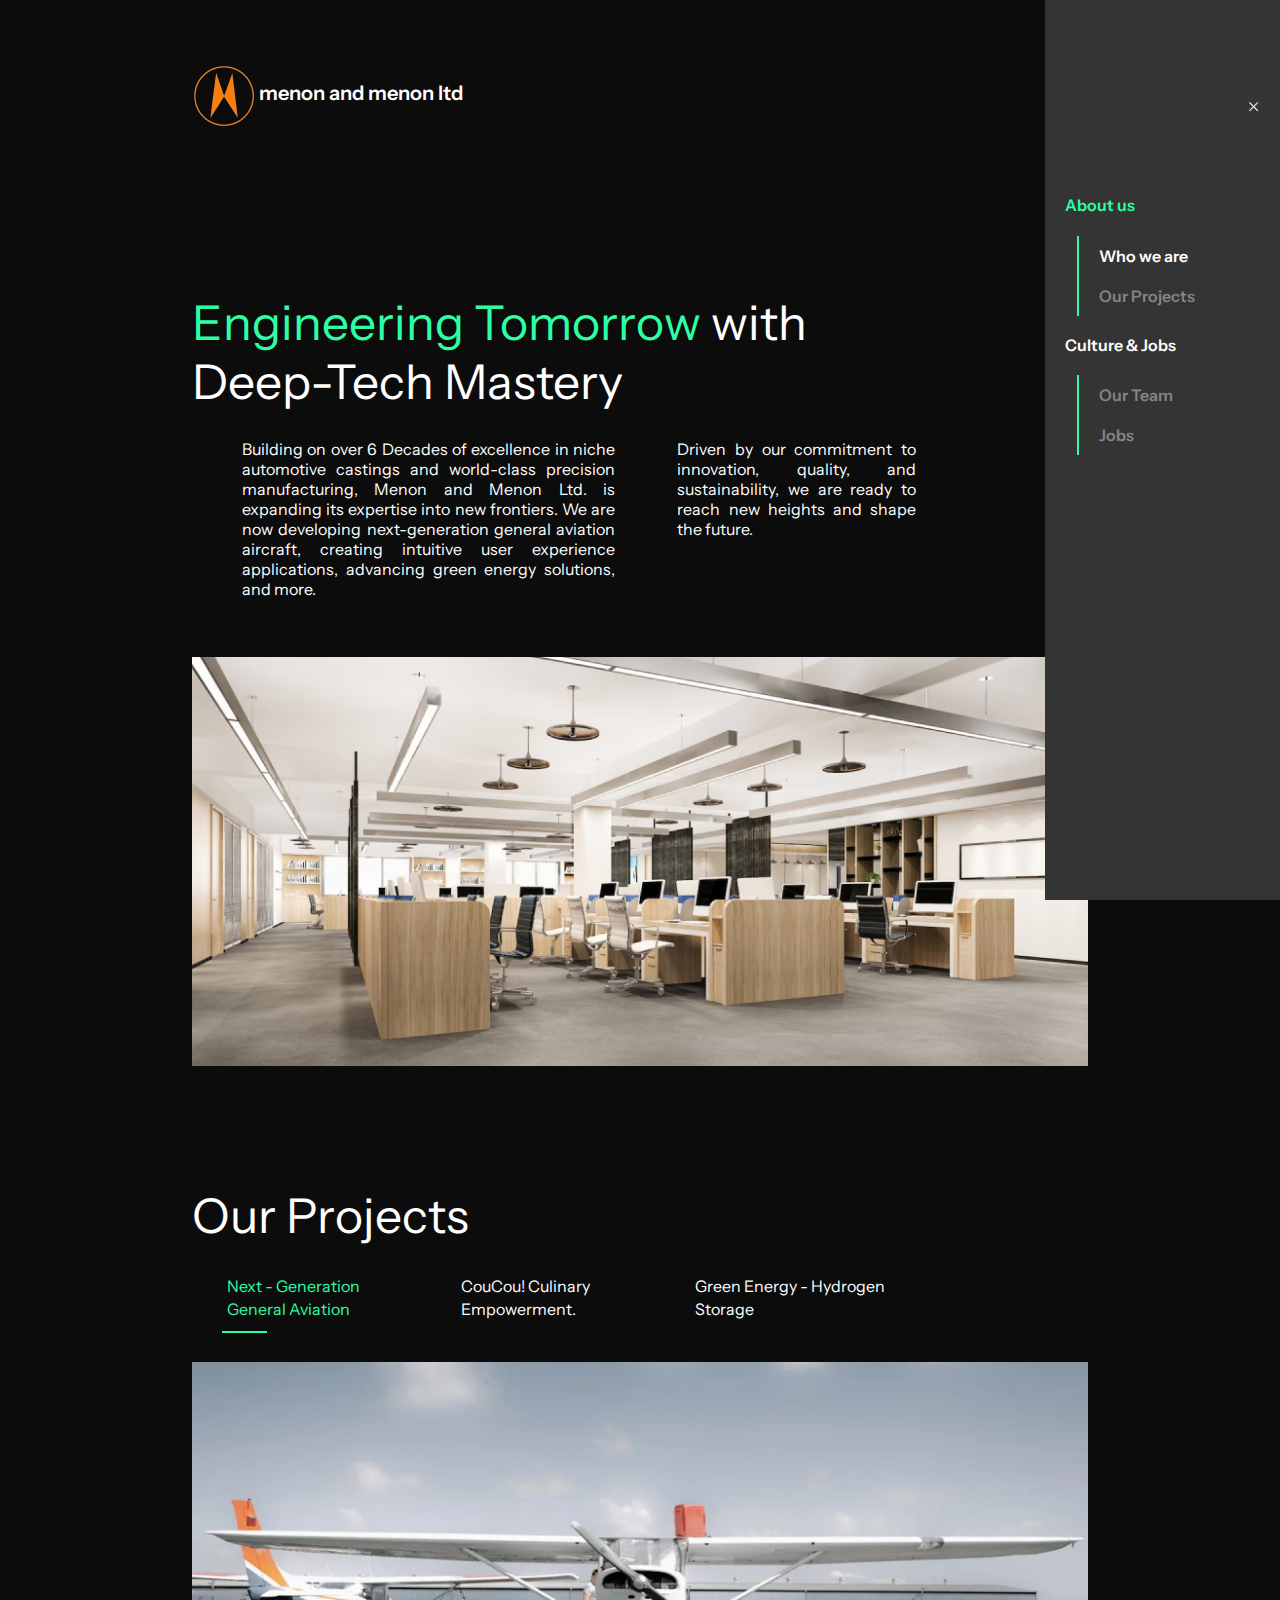
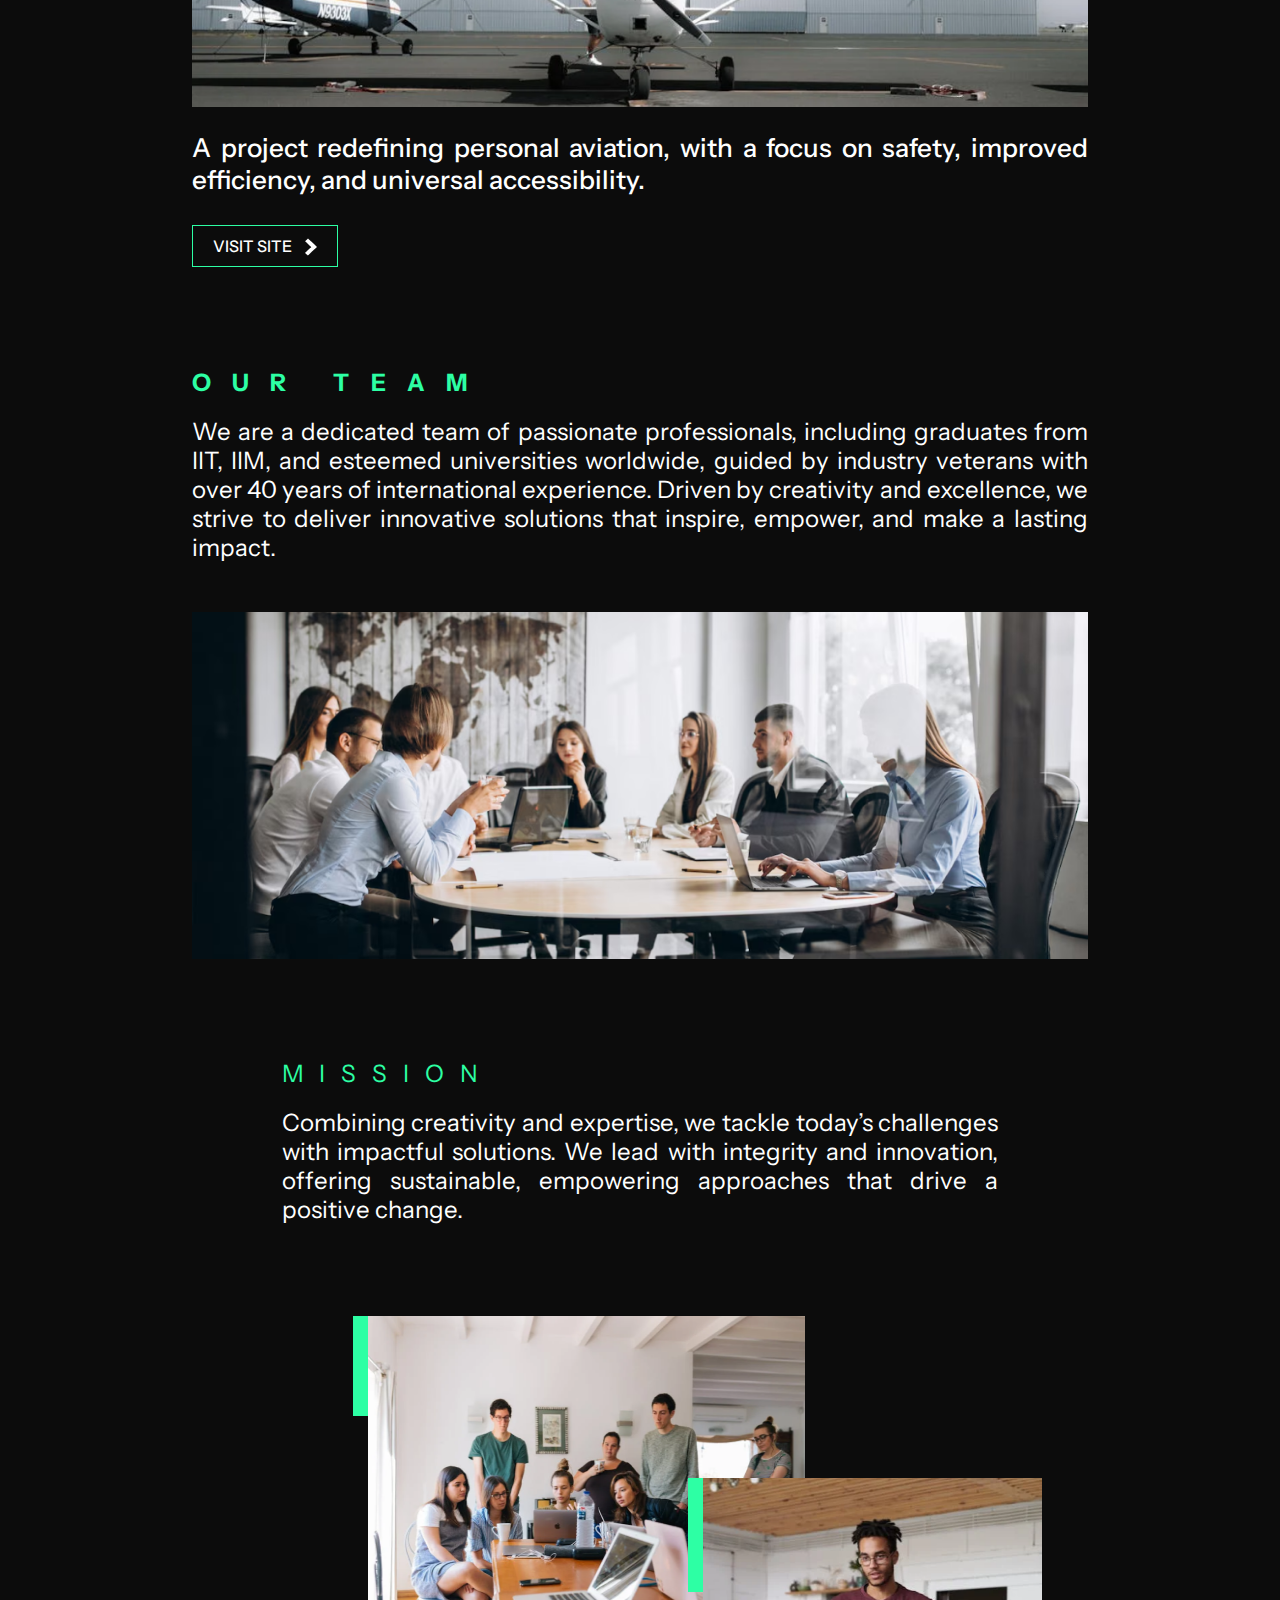
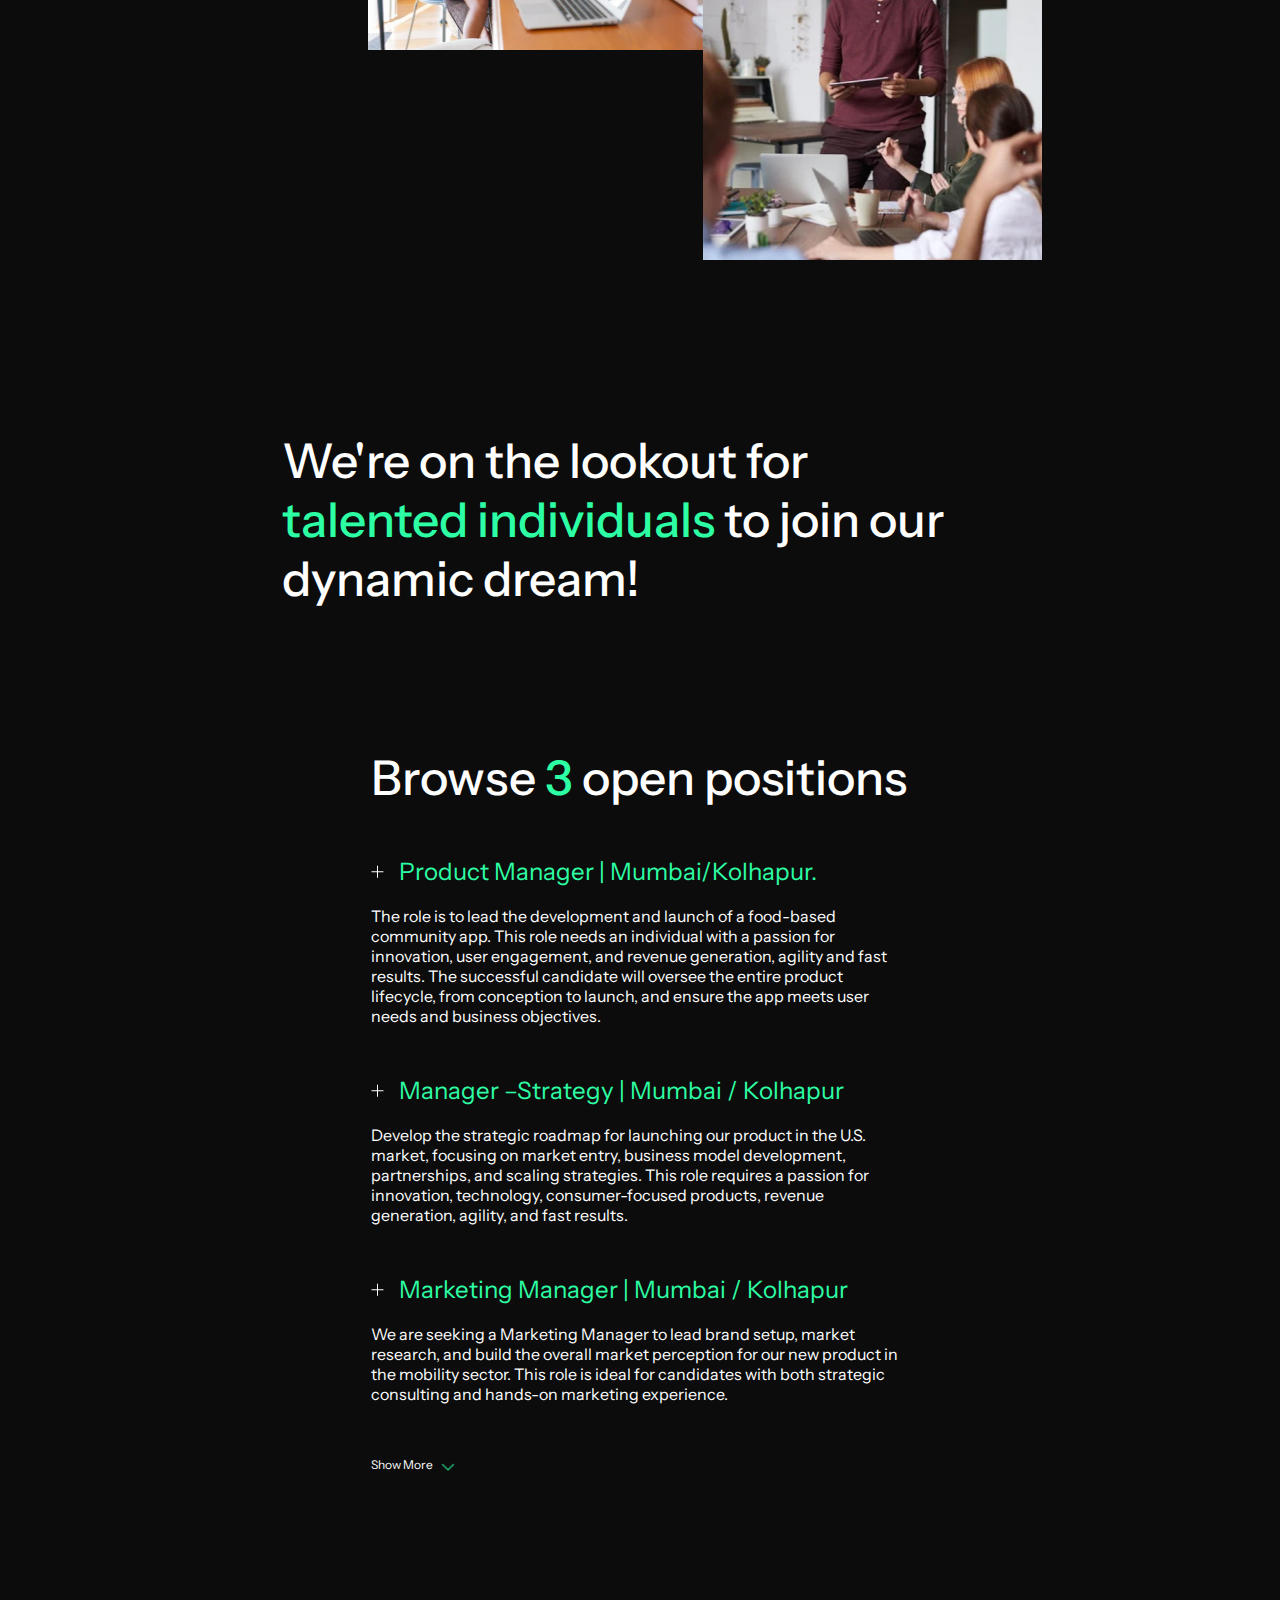
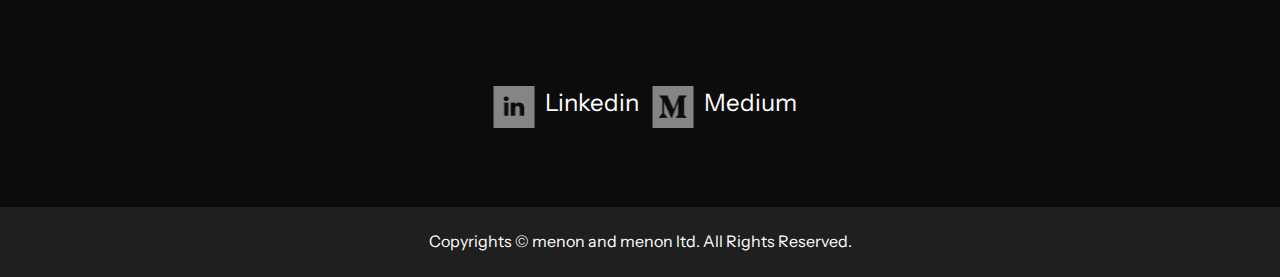
<file: index.html>
<!DOCTYPE html>
<html lang="en">

<head>
    <meta charset="UTF-8">
    <meta name="viewport" content="width=device-width, initial-scale=1.0">
    <title>Menon-Ventures</title>
    <!-- <script src="https://maxcdn.bootstrapcdn.com/bootstrap/3.4.1/js/bootstrap.min.js"></script> -->

    <!-- <link rel="stylesheet" href="https://cdn.jsdelivr.net/npm/bootstrap@4.6.2/dist/css/bootstrap.min.css"> -->
    <link rel="stylesheet" href="https://maxcdn.bootstrapcdn.com/bootstrap/3.4.1/css/bootstrap.min.css">
    <script src="https://ajax.googleapis.com/ajax/libs/jquery/3.7.1/jquery.min.js"></script>
    <script src="https://maxcdn.bootstrapcdn.com/bootstrap/3.4.1/js/bootstrap.min.js"></script>
    <link rel="stylesheet" href="assets/css/styles.css">
    <link rel="stylesheet" href="assets/css/bootstrap_custom.css">
    <link
        href='https://fonts.googleapis.com/css2?family=Bebas+Neue&family=Instrument+Sans:ital,wght@0,400..700;1,400..700&display=swap%27);'
        rel='stylesheet'>
    <!-- <link href='https://fonts.googleapis.com/css?family=Instrument Sans' rel='stylesheet'> -->
    <!-- <link href='https://fonts.google.com/specimen/Instrument+Sans' rel='stylesheet'> -->

</head>

<body id="scroller">

    <div class="homePage">
        <!-- Button to toggle navigation -->
        <!-- <button id="menu-toggle">☰ Toggle Navigation</button> -->
        <img id="menu-toggle" src="images/vector.png" class="cross" />

        <div class="divLogo">
            <img id="logo" src="images/menon-logo.png" />
            <label>menon and menon ltd</label>
        </div>

        <!-- <button id="menu-toggle">
        <span class="plus"></span> <!-- This will be the plus icon initially -->
        <!-- </button>  -->

        <!-------------- Vertical navigation ------------->
        <nav id="vertical-nav" class="show">
            <ul id="nav-ul-1" class="active">About us

                <li><a href="#aboutus" class="nav-link active" tag="1">Who we are</a></li>
                <li><a href="#ourProjects" class="nav-link" tag="1">Our Projects</a></li>
            </ul>

            <ul id="nav-ul-2" class="">Culture & Jobs

                <li><a href="#ourTeam" class="nav-link" tag="2">Our Team</a></li>
                <!-- <li><a href="#culture" class="nav-link" tag="2">Culture</a></li> -->
                <li><a href="#jobs" class="nav-link" tag="2">Jobs</a></li>
            </ul>
        </nav>
        <!------------------------------------------------->

        <!------------------ 1st Section ------------------>
        <section id="aboutus">
            <h1><span class="txtActive">Engineering Tomorrow</span> with Deep-Tech Mastery</h1>

            <div class="container">
                <div class="row">

                    <div class="col-sm-4">

                        <p>Building on over 6 Decades of excellence in niche automotive castings and world-class
                            precision manufacturing, Menon and Menon Ltd. is expanding its expertise into new frontiers.
                            We are now developing next-generation general aviation aircraft, creating intuitive user
                            experience applications, advancing green energy solutions, and more.
                        </p>

                    </div>

                    <div class="col-sm-4">

                        <p>Driven by our commitment to innovation, quality, and sustainability, we are ready to reach
                            new heights and shape the future.</p>
                    </div>

                </div>
            </div>


            <img src="images/img1.png" class="imgLandscape" />

        </section>
        <!------------------------------------------------->

        <!------------------ 2nd Section ------------------>
        <section id="ourProjects">
            <h1>Our Projects</h1>

            <div class="tabs-animated">

                <!-- Nav tabs -->
                <ul id="tabProjects" class="nav nav-tabs" role="tablist">
                    <li role="presentation" class="active" tag="aviation">
                        <a href="#tab1" aria-controls="tab1" role="tab" data-toggle="tab">Next - Generation
                            General Aviation</a>
                        <hr align="left">
                    </li>
                    <li role="presentation" tag="coucou">
                        <a href="#tab2" aria-controls="tab2" role="tab" data-toggle="tab">CouCou!
                            Culinary Empowerment.</a>
                        <hr align="left">
                    </li>
                    <li role="presentation" tag="h2storage">
                        <a href="#tab3" aria-controls="tab3" role="tab" data-toggle="tab">Green Energy -
                            Hydrogen Storage</a>
                        <hr align="left">

                        <!-- onclick="javascript:chooseProject(3)" -->
                    </li>
                </ul>

                <!-- Tab panes -->
                <div class="tab-content">
                    <div role="tabpanel" class="tab-pane fade in active" id="tab1">
                        <img src="images/imgAvaition.png" class="imgLandscape" />
                        <p>A project redefining personal aviation, with a focus on safety, improved efficiency, and
                            universal accessibility.</p>
                    </div>
                    <div role="tabpanel" class="tab-pane fade" id="tab2">
                        <img src="images/imgCoucou.png" class="imgLandscape" />
                        <p>An AI-powered platform using interactive multimedia to empower home cooks to master cooking
                            skills with confidence and ease.</p>

                    </div>
                    <div role="tabpanel" class="tab-pane fade" id="tab3">
                        <img src="images/imgGreenenergy.png" class="imgLandscape" />
                        <p>A project advancing clean hydrogen energy, with a mission to address the challenges of
                            cryogenic
                            hydrogen storage for a sustainable, greener future.</p>

                    </div>
                </div>
                <div class="divVisitSite">
                    <a href="javascript:void(0)" onclick="javascript:openSitePage()" aria-controls="tab1"
                        class="btnLink" role="button">Visit Site <img src="images/rightarrow.png" width="12" /> </a>
                </div>

            </div>

        </section>
        <!------------------------------------------------->

        <section id="ourTeam">
            <h4>OUR TEAM</h4>
            <p>We are a dedicated team of passionate professionals, including graduates from IIT, IIM, and esteemed
                universities worldwide, guided by industry veterans with over 40 years of international experience.
                Driven
                by creativity and excellence, we strive to deliver innovative solutions that inspire, empower, and make
                a
                lasting impact.</p>
            <img src="images/imgTeam.png" class="imgLandscape" />


            <div class="divInternal"> <!--id="culture"  -->
                <h6>MISSION</h6>
                <p>Combining creativity and expertise, we tackle today’s challenges with impactful solutions. We lead
                    with
                    integrity and innovation, offering sustainable, empowering approaches that drive a positive change.
                </p>

                <div class="image-stack">
                    <div id="img1" class="image-stack__item image-stack__item--top">
                        <!-- <span class="spnactive" /></span> -->
                        <img src="images/imgmission1.png" alt="" class="imgAnimated1">
                    </div>
                    <div id="img2" class="image-stack__item image-stack__item--bottom">
                        <!-- <span class="spnactive" /></span> -->
                        <img src="images/imgmission2.png" alt="" class="imgAnimated2">
                    </div>
                </div>

                <!-- <div class="image-wrapper">
                <div id="img1"><span class="spnactive" /></span><img src="images/imgmission1.png"
                        class="imgAnimated1" />
                </div>
                <div id="img2"><span class="spnactive"></span><img src="images/imgmission2.png" class="imgAnimated2" />
                </div>
            </div> -->

                <h2>We're on the lookout for <span class="txtActive"> talented individuals </span> to join our dynamic
                    dream!</h2>
            </div>
        </section>

        <section id="jobs">
            <div class="divPositions">
                <h2>Browse <span class="txtActive">3</span> open positions</h2>

                <div>
                    <p class="txtPositions"><img src="images/vector.png" onclick="javascript:showHideJd('1',this)"
                            class="plus" />
                        Product
                        Manager |
                        Mumbai/Kolhapur.</p>
                    <article>
                        The role is to lead the development and launch of a food-based community app. This
                        role needs an individual with a passion for innovation, user engagement, and revenue generation,
                        agility
                        and
                        fast results. The successful candidate will oversee the entire product lifecycle, from
                        conception to
                        launch,
                        and ensure the app meets user needs and business objectives.
                    </article>

                    <div id="divJd1" class="jd">

                    </div>
                </div>
                <div>
                    <p class="txtPositions"><img src="images/vector.png" onclick="javascript:showHideJd('2',this)"
                            class="plus" />
                        Manager
                        –Strategy
                        | Mumbai / Kolhapur</p>

                    <article>
                        Develop the strategic roadmap for launching our product in the U.S. market, focusing on market
                        entry,
                        business model development, partnerships, and scaling strategies. This role requires a passion
                        for
                        innovation, technology, consumer-focused products, revenue generation, agility, and fast
                        results.
                    </article>

                    <div id="divJd2" class="jd"></div>
                </div>
                <div>
                    <p class="txtPositions"><img src="images/vector.png" onclick="javascript:showHideJd('3',this)"
                            class="plus" />
                        Marketing Manager
                        | Mumbai / Kolhapur</pl̥>

                    <article>
                        We are seeking a Marketing Manager to lead brand setup, market research, and build the overall
                        market
                        perception for our new product in the mobility sector. This role is ideal for candidates with
                        both strategic
                        consulting and hands-on marketing experience.
                    </article>

                    <div id="divJd3" class="jd"></div>
                </div>

                <div class="divShowMore"><label>Show More</label> <img src="images/down_arrow.png" /></div>

            </div>

        </section>


    </div>
    </section>
    <div id="divFooter"></div>

    </div>
    <script src="assets/js/scripts.js"></script>
    <script src="assets/js/navigation.js"></script>
    <script>
        $("#divJd1").load("screens/jd1.html");
        $("#divJd2").load("screens/jd2.html");
        $("#divJd3").load("screens/jd3.html");
        $("#divFooter").load("screens/footer.html");
    </script>
</body>

</html>
</file>
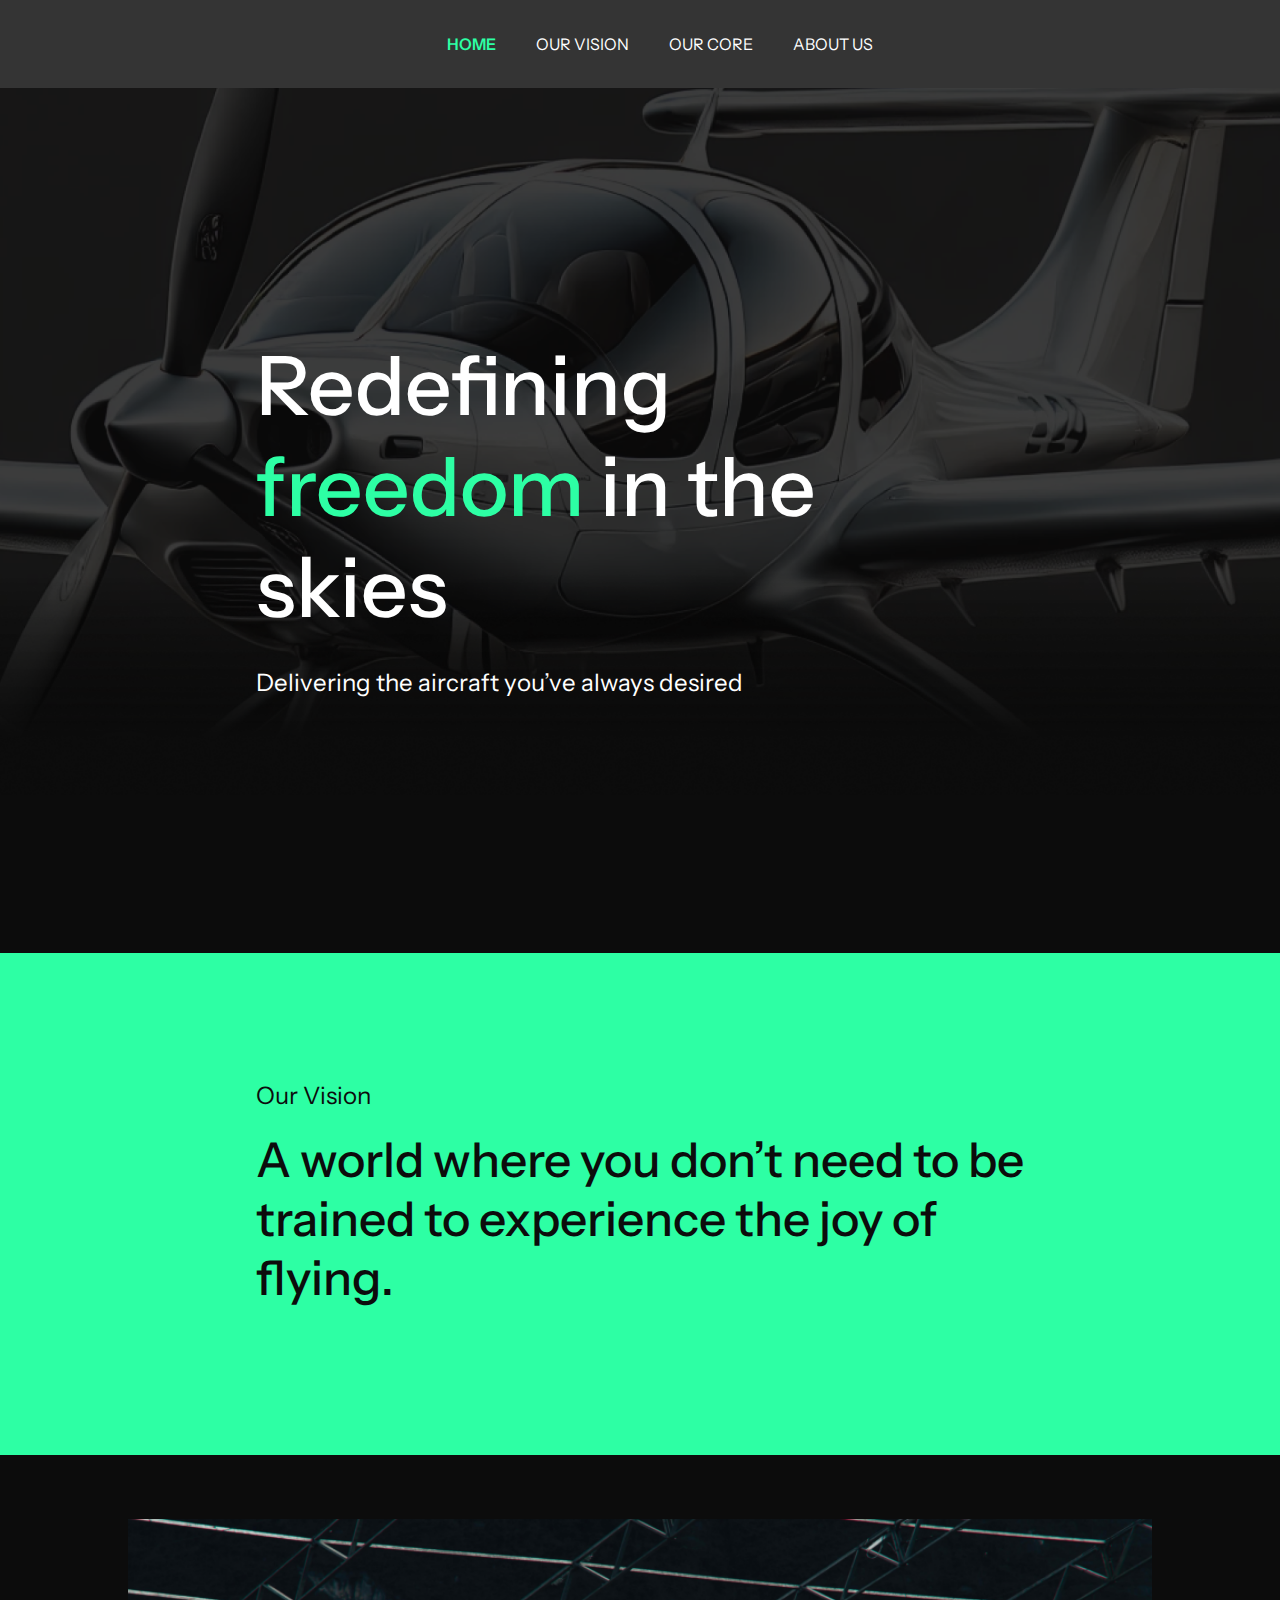
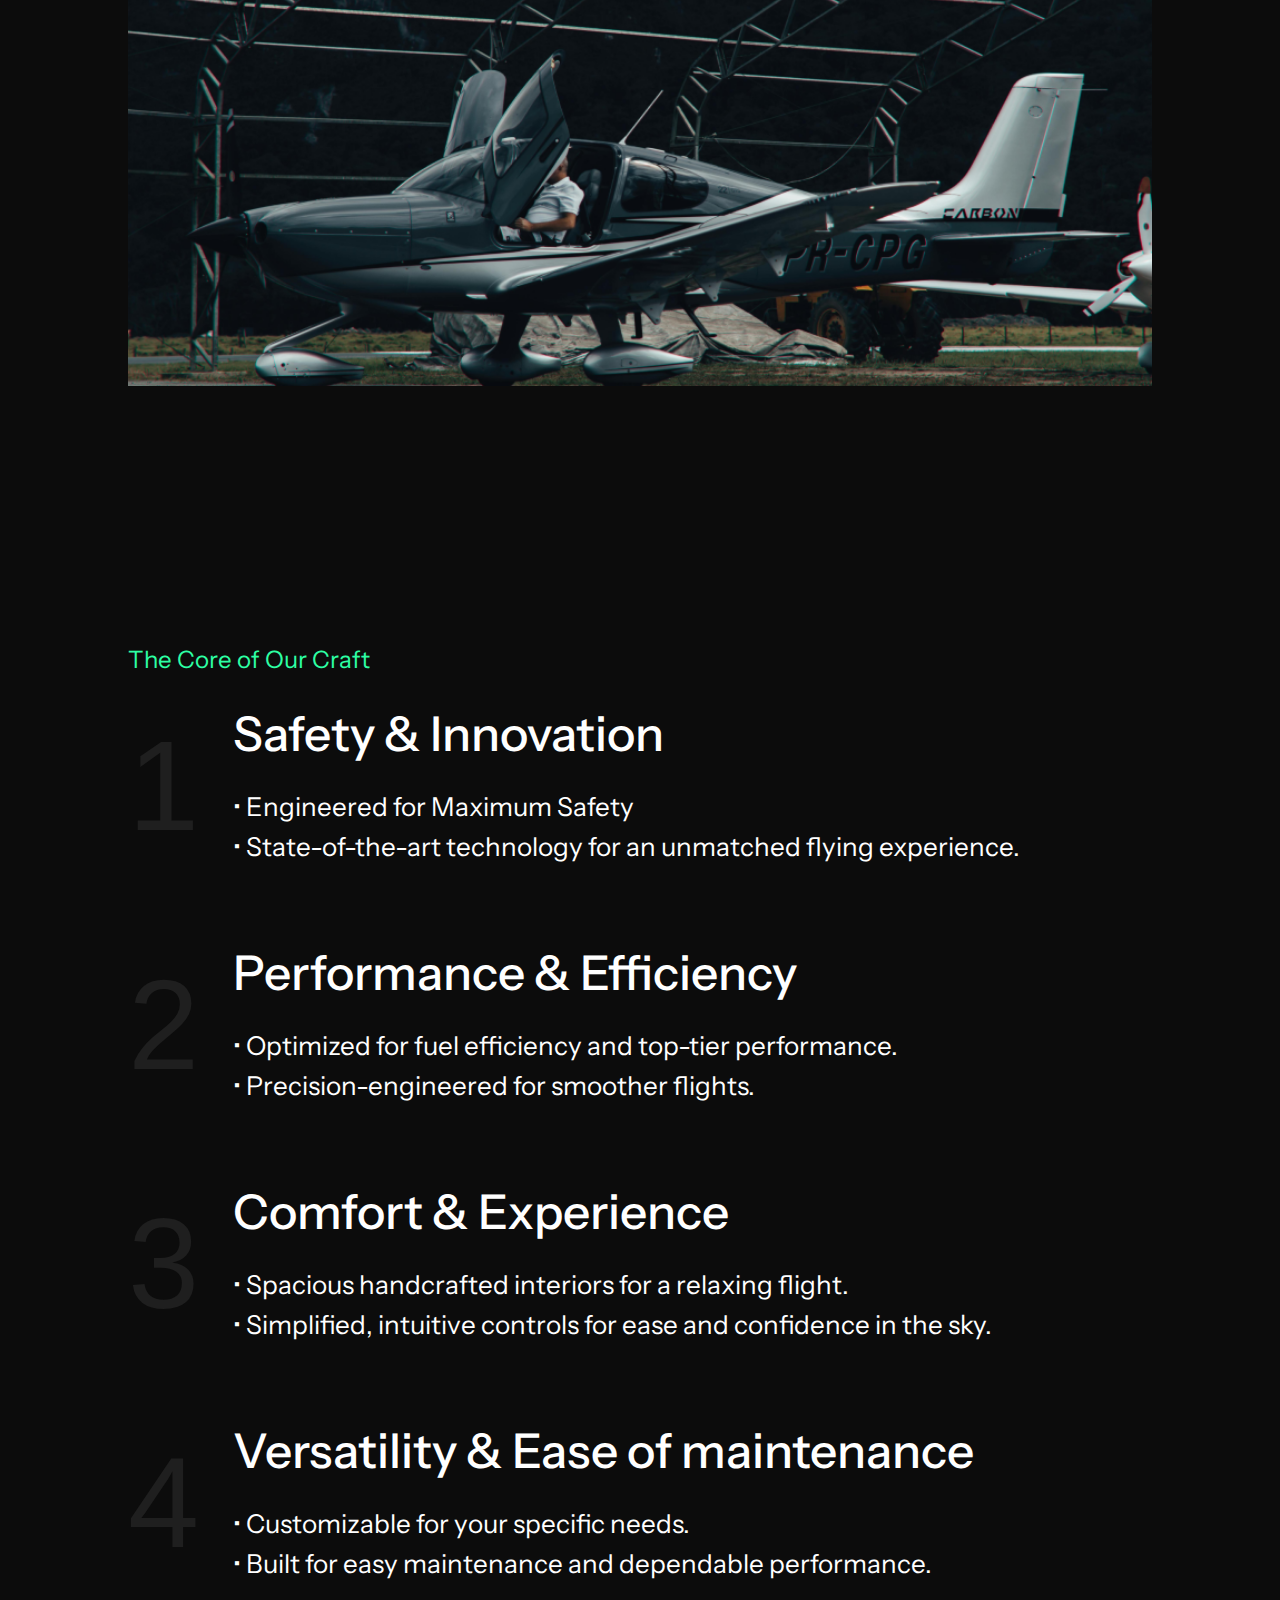
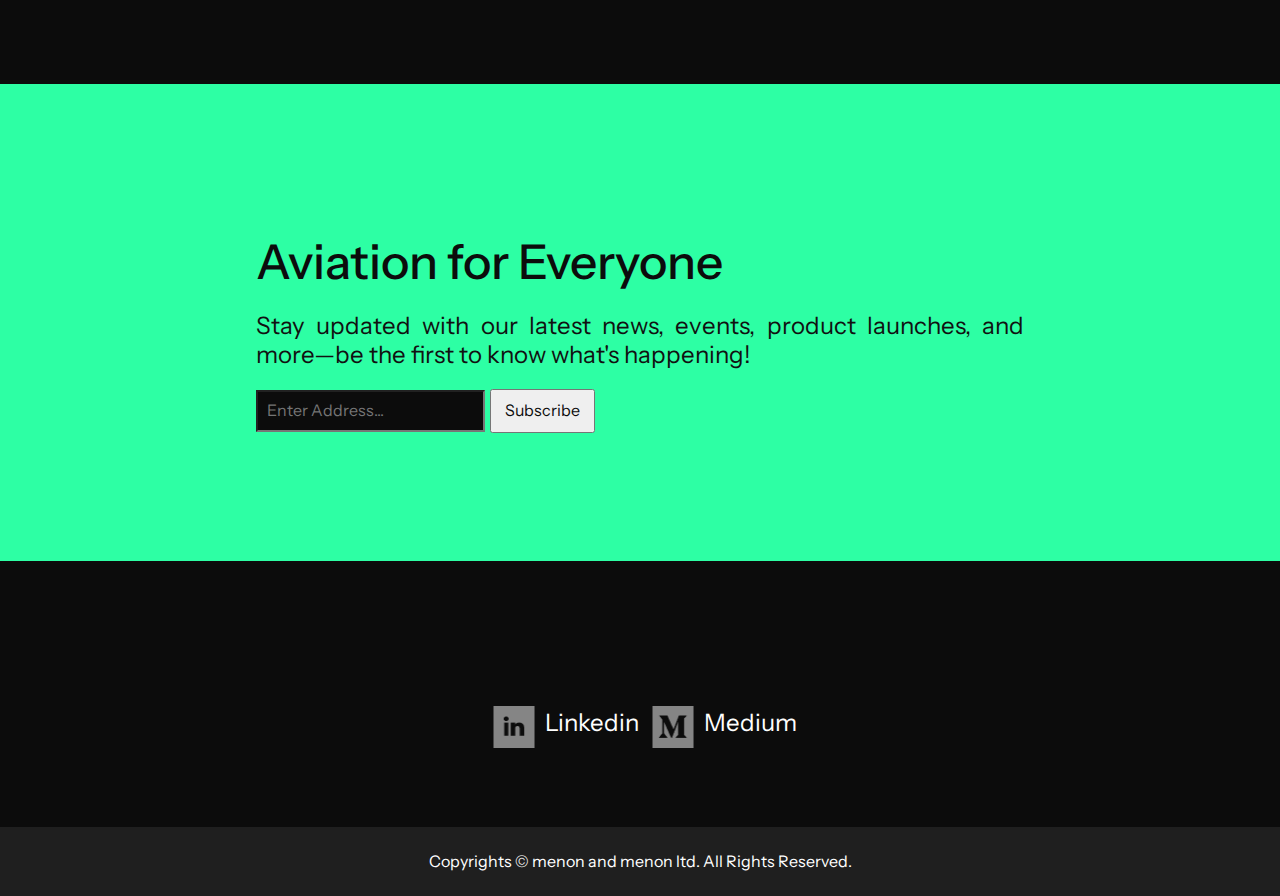
<file: avaiation_screen.html>
<!DOCTYPE html>
<html lang="en">

<head>
    <meta charset="UTF-8">
    <meta name="viewport" content="width=device-width, initial-scale=1.0">
    <title>Next - Generation
        General Aviation</title>
    <!-- <script src="https://maxcdn.bootstrapcdn.com/bootstrap/3.4.1/js/bootstrap.min.js"></script> -->

    <!-- <link rel="stylesheet" href="https://cdn.jsdelivr.net/npm/bootstrap@4.6.2/dist/css/bootstrap.min.css"> -->
    <link rel="stylesheet" href="https://maxcdn.bootstrapcdn.com/bootstrap/3.4.1/css/bootstrap.min.css">
    <script src="https://ajax.googleapis.com/ajax/libs/jquery/3.7.1/jquery.min.js"></script>
    <script src="https://maxcdn.bootstrapcdn.com/bootstrap/3.4.1/js/bootstrap.min.js"></script>

    <link rel="stylesheet" href="assets/css/styles.css">
    <link rel="stylesheet" href="assets/css/bootstrap_custom.css">
    <link rel="stylesheet" href="assets/css/avaiation.css">
    <link
        href='https://fonts.googleapis.com/css2?family=Bebas+Neue&family=Instrument+Sans:ital,wght@0,400..700;1,400..700&display=swap%27);'
        rel='stylesheet'>

    <!-- <link href='https://fonts.googleapis.com/css?family=Instrument Sans' rel='stylesheet'> -->

    <!-- <link href='https://fonts.google.com/specimen/Instrument+Sans' rel='stylesheet'> -->

</head>

<body id="scroller">

    <div class="divTopNavigationAviation">
        <ul>
            <li><a href="#sectionTopContentAviation" class="nav-link active">Home</a></li>
            <li><a href="#sectionVisionAviation" class="nav-link">our vision</a></li>
            <li><a href="#sectionCoreAviation" class="nav-link">our core</a></li>
            <li><a href="#sectionAboutUsAviation" class="nav-link">About US</a></li>

        </ul>
    </div>

    <section id="sectionTopContentAviation" class="divTopContentAviation">
        <img src="images/aviation/avaition_header.png" class="imgLandscape" />

        <div class="divTag">
            <h2>Redefining <span class="txtActive">freedom</span> in the skies</h2>
            <label>Delivering the aircraft you’ve always desired</label>
        </div>
        <img src="/images/doubledownarrow.png" class="imgArrowAnim" />

    </section>
    <section id="sectionVisionAviation">
        <div class="divAviationVision">
            <div>
                <h7>Our Vision</h7>
                <h1>A world where you don’t need to be trained to experience the joy of flying.</h1>
            </div>
        </div>

        <img src="images/aviation/aviation_img2.png" class="imgLandscapeWithMargin" />

    </section>
    <section id="sectionCoreAviation">
        <div class="core-of-our-craft">
            <div class="the-core-of-our-craft">The Core of Our Craft</div>
            <div class="frame-coreouter">
                <div class="frame-coreinner">

                    <div class="number">1</div>
                    <div class="frame-desc">
                        <div class="divTitle">Safety &amp; Innovation</div>
                        <div class="divDesc">
                            • Engineered for Maximum Safety
                            <br>
                            • State-of-the-art technology for an unmatched flying experience.
                        </div>

                    </div>
                </div>
                <div class="frame-coreinner">

                    <div class="number">2</div>
                    <div class="frame-desc">
                        <div class="divTitle">Performance &amp; Efficiency</div>
                        <div class="divDesc">
                            • Optimized for fuel efficiency and top-tier performance.
                            <br>
                            • Precision-engineered for smoother flights.
                        </div>
                    </div>
                </div>
                <div class="frame-coreinner">

                    <div class="number">3</div>
                    <div class="frame-desc">
                        <div class="divTitle">Comfort &amp; Experience</div>
                        <div class="divDesc">
                            • Spacious handcrafted interiors for a relaxing flight.
                            <br>
                            • Simplified, intuitive controls for ease and confidence in the sky.
                        </div>
                    </div>
                </div>


                <div class="frame-coreinner">

                    <div class="number">4</div>
                    <div class="frame-desc">
                        <div class="divTitle">Versatility &amp; Ease of maintenance</div>
                        <div class="divDesc">
                            • Customizable for your specific needs.
                            <br>
                            • Built for easy maintenance and dependable performance.
                        </div>
                    </div>
                </div>
            </div>
        </div>
    </section>
    <section id="sectionAboutUsAviation">
        <div class="divAviationVision">
            <div>
                <h1>Aviation for Everyone</h1>
                <p>Stay updated with our latest news, events, product launches, and more—be the first to know what's
                    happening!</p>

                <div>
                    <input type="email" placeholder="Enter Address..." /><button>Subscribe</button>
                </div>

            </div>
        </div>


    </section>
    <div id="divFooter"></div>


    <script src="assets/js/scripts.js"></script>
    <script src="assets/js/navigation.js"></script>

    <script>

        $("#divFooter").load("screens/footer.html");
    </script>
</body>

</html>
</file>
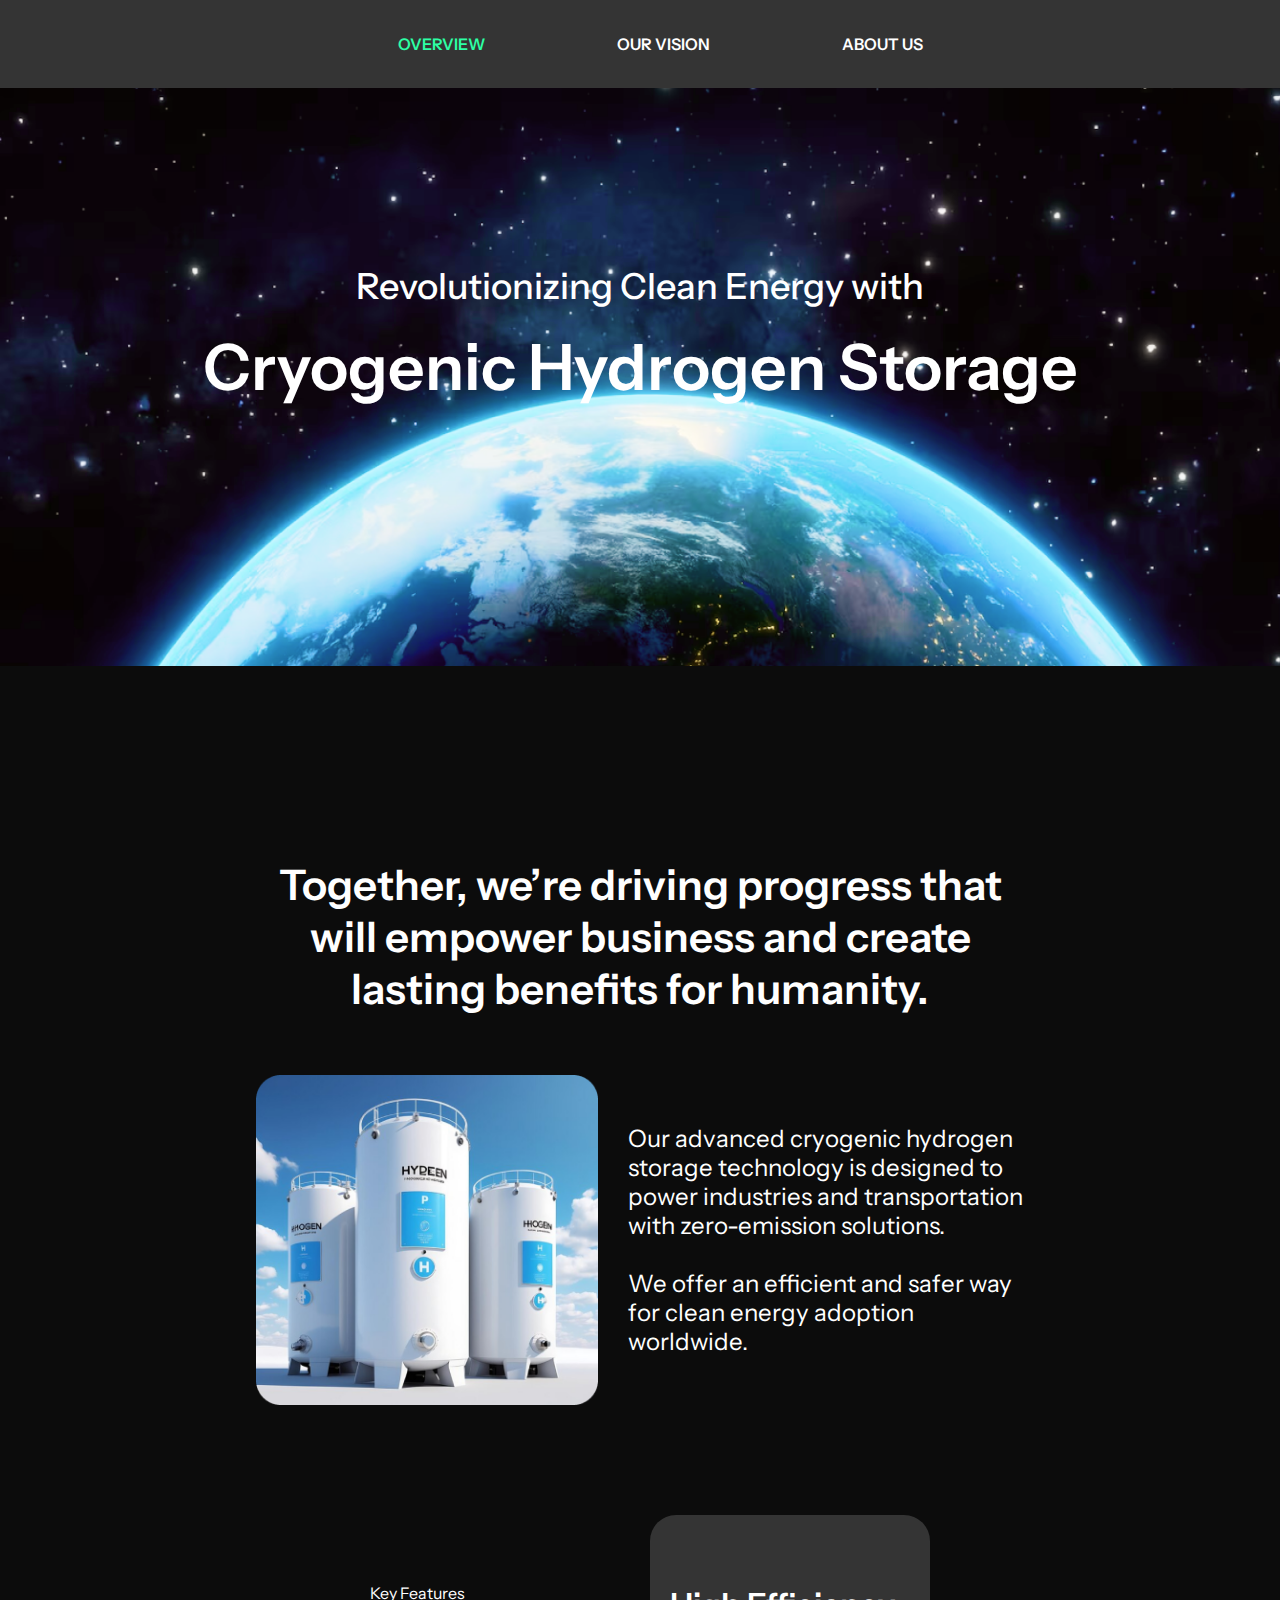
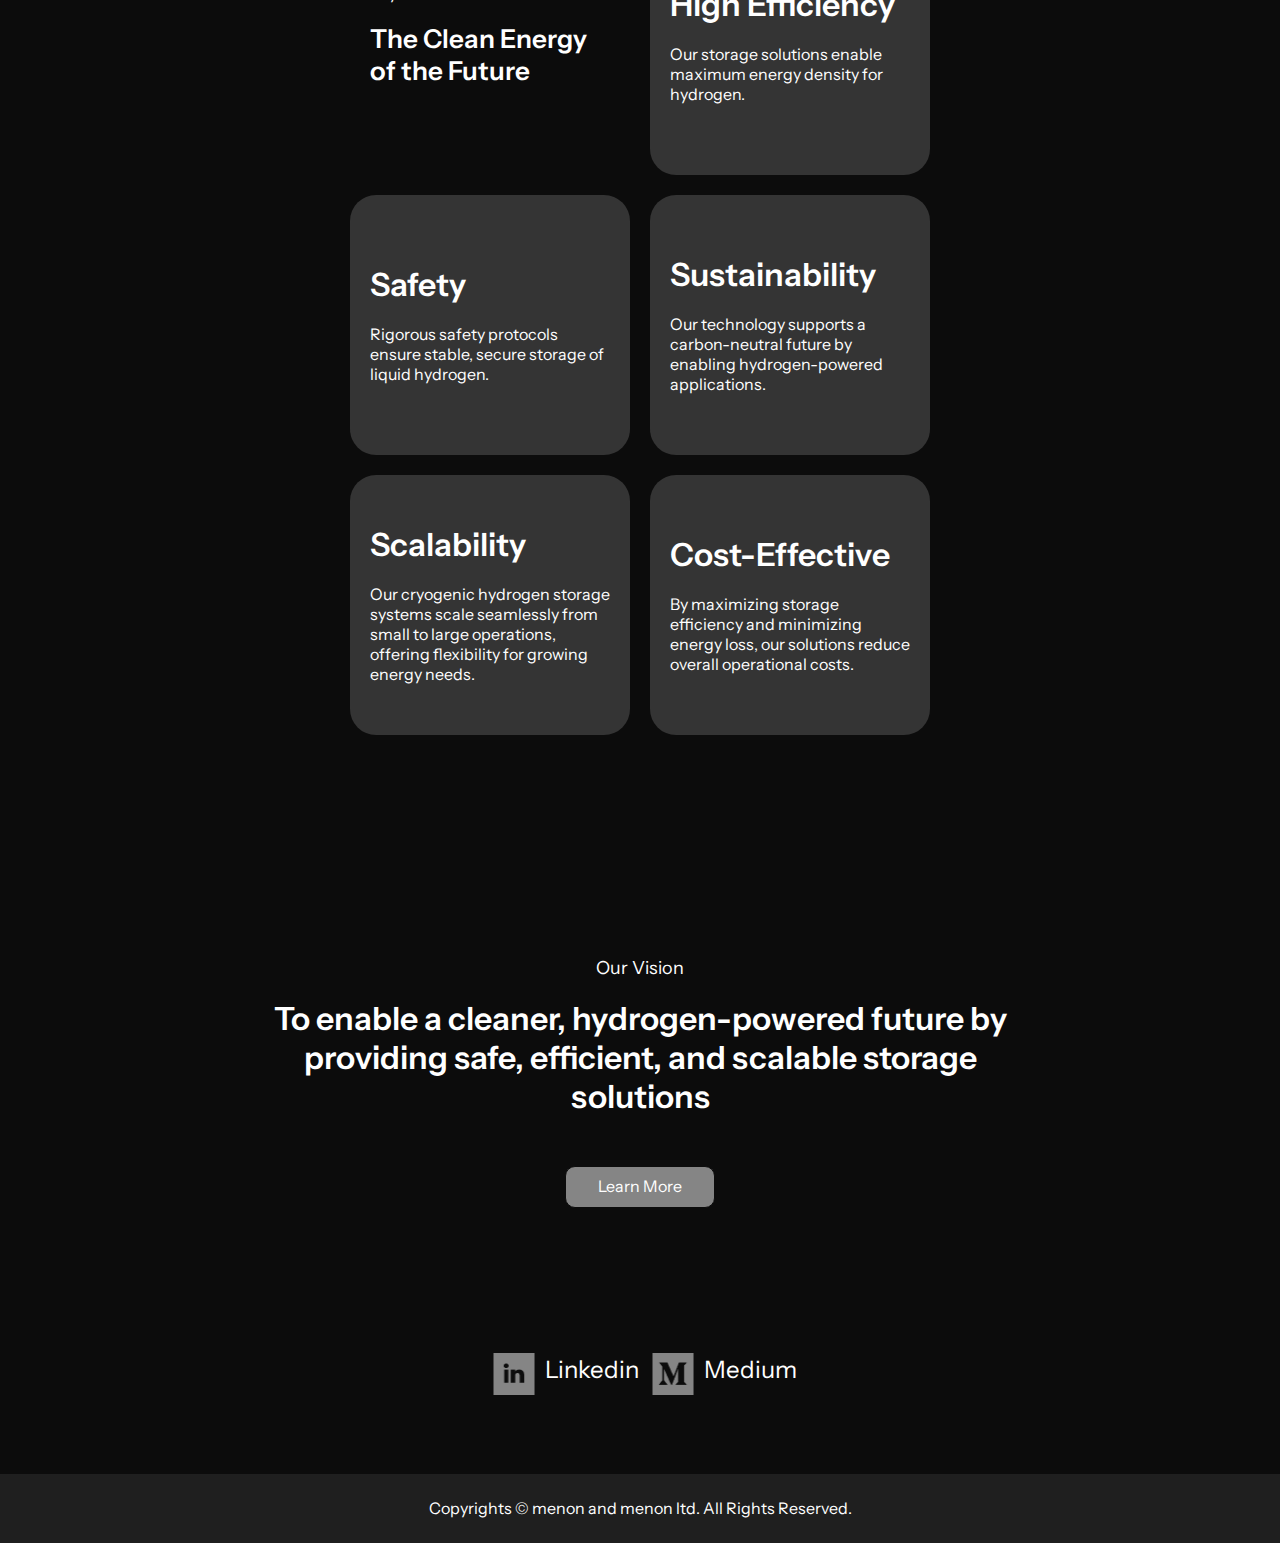
<file: hydrogenstorage_screen.html>
<!DOCTYPE html>
<html lang="en">

<head>
    <meta charset="UTF-8">
    <meta name="viewport" content="width=device-width, initial-scale=1.0">
    <title>Next - Generation
        General </title>
    <!-- <script src="https://maxcdn.bootstrapcdn.com/bootstrap/3.4.1/js/bootstrap.min.js"></script> -->

    <!-- <link rel="stylesheet" href="https://cdn.jsdelivr.net/npm/bootstrap@4.6.2/dist/css/bootstrap.min.css"> -->
    <link rel="stylesheet" href="https://maxcdn.bootstrapcdn.com/bootstrap/3.4.1/css/bootstrap.min.css">
    <script src="https://ajax.googleapis.com/ajax/libs/jquery/3.7.1/jquery.min.js"></script>
    <script src="https://maxcdn.bootstrapcdn.com/bootstrap/3.4.1/js/bootstrap.min.js"></script>

    <link rel="stylesheet" href="assets/css/styles.css">
    <link rel="stylesheet" href="assets/css/bootstrap_custom.css">
    <link rel="stylesheet" href="assets/css/hydrogen_storage.css">

    <link
        href='https://fonts.googleapis.com/css2?family=Bebas+Neue&family=Instrument+Sans:ital,wght@0,400..700;1,400..700&display=swap%27);'
        rel='stylesheet'>

    <!-- <link href='https://fonts.googleapis.com/css?family=Instrument Sans' rel='stylesheet'> -->

    <!-- <link href='https://fonts.google.com/specimen/Instrument+Sans' rel='stylesheet'> -->

</head>

<body>

    <div class="divTopNavigation">
        <ul>
            <li><a href="#sectionOverview" class="nav-link active">Overview</a></li>
            <li><a href="#sectionVision" class="nav-link">our vision</a></li>
            <li><a href="https://www.menon.in" class="nav-link">About US</a></li>
        </ul>
    </div>

    <section id="sectionOverview" class="divTopContent">
        <img src="images/hydrogen_storage/imgHydrogenStorage.png" class="imgLandscape" />

        <div class="divTag">
            <p>Revolutionizing Clean Energy with</p>
            <h2>Cryogenic Hydrogen Storage</h2>
        </div>
        <!-- <img src="/images/doubledownarrow.png" class="imgArrowAnim" /> -->


        <div class="divOverview">

            <h2>Together, we’re driving progress that will empower business and create lasting benefits for humanity.
            </h2>
            <div class="divInfo">
                <img src="images/hydrogen_storage/hstorageVision.png" />
                <p>Our advanced cryogenic hydrogen storage technology is designed to power industries and transportation
                    with zero-emission solutions.

                    <br /><br />
                    We offer an efficient and safer way for clean energy adoption worldwide.
                </p>
            </div>
            <div class="divFeatures">
                <div class="colhead">
                    <p class="desc">Key Features</p>
                    <h3>The Clean Energy of the Future</h3>
                </div>
                <div class="col">
                    <h2>High Efficiency</h2>
                    <p>Our storage solutions enable maximum energy density for hydrogen.</p>
                </div>
                <div class="col">
                    <h2>Safety</h2>
                    <p>Rigorous safety protocols ensure stable, secure storage of liquid hydrogen.</p>
                </div>
                <div class="col">
                    <h2>Sustainability</h2>
                    <p>Our technology supports a carbon-neutral future by enabling hydrogen-powered applications.</p>
                </div>
                <div class="col">
                    <h2>Scalability</h2>
                    <p>Our cryogenic hydrogen storage systems scale seamlessly from small to large operations, offering
                        flexibility for growing energy needs.</p>
                </div>
                <div class="col">
                    <h2>Cost-Effective</h2>
                    <p>By maximizing storage efficiency and minimizing energy loss, our solutions reduce overall
                        operational
                        costs.</p>
                </div>

            </div>
        </div>

    </section>

    <section id="sectionVision">

        <div class="divVision">
            <p>Our Vision</p>
            <h3>To enable a cleaner, hydrogen-powered future by providing safe, efficient, and scalable storage
                solutions
            </h3>
            <button>Learn More</button>
        </div>
    </section>
    <div id="divFooter"></div>


    <script src="assets/js/scripts.js"></script>
    <script src="assets/js/navigation.js"></script>
    <script>

        $("#divFooter").load("screens/footer.html");
    </script>
</body>

</html>
</file>
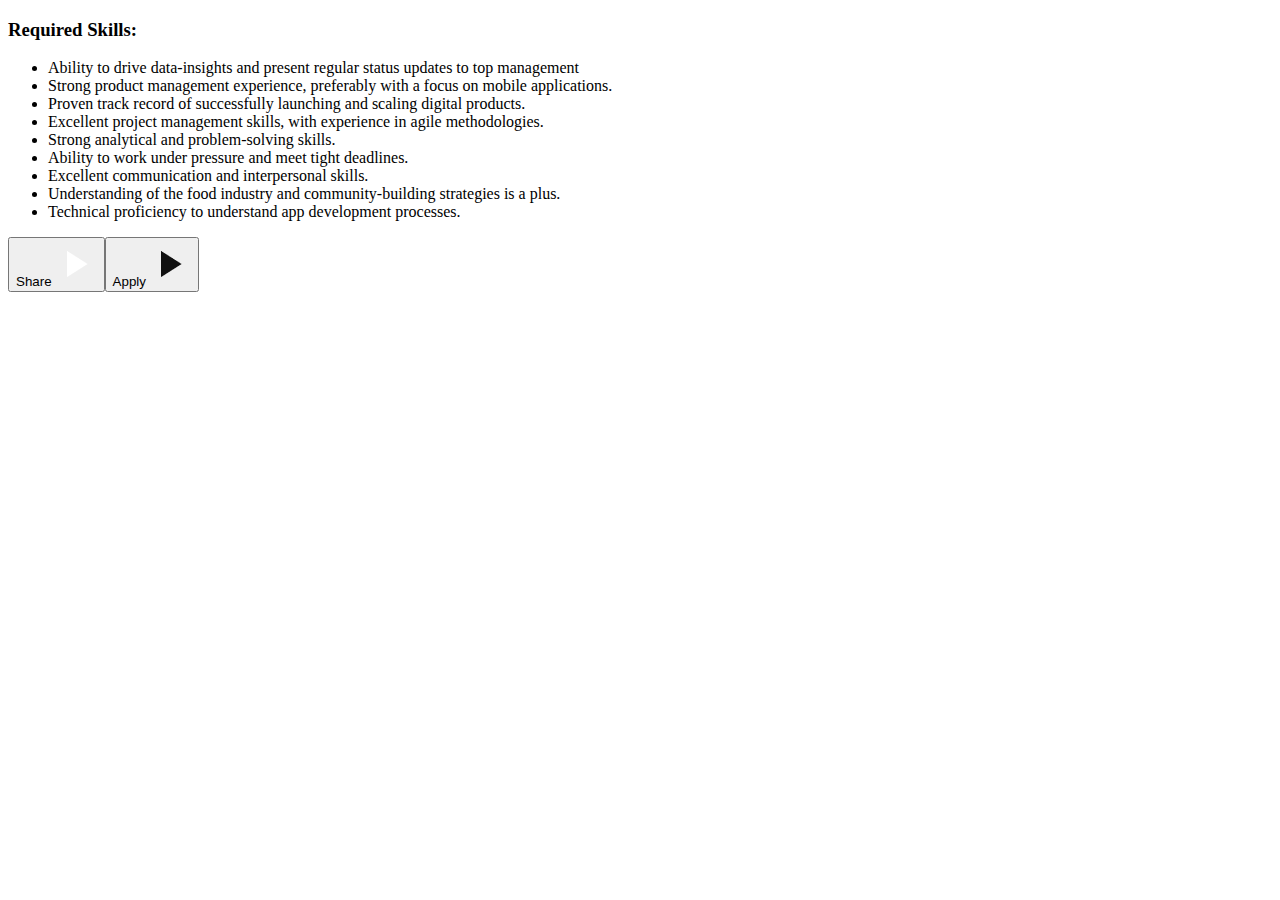
<file: screens/jd1.html>
<!DOCTYPE html>
<html lang="en">

<body>

    <div class="divJD">

        <!-- <article>
            The role is to lead the development and launch of a food-based community app. This
            role needs an individual with a passion for innovation, user engagement, and revenue generation, agility
            and
            fast results. The successful candidate will oversee the entire product lifecycle, from conception to
            launch,
            and ensure the app meets user needs and business objectives.
        </article> -->
        <h3>Required Skills:</h3>
        <ul>
            <li>Ability to drive data-insights and present regular status updates to top management</li>
            <li>Strong product management experience, preferably with a focus on mobile applications.</li>
            <li>Proven track record of successfully launching and scaling digital products.</li>
            <li>Excellent project management skills, with experience in agile methodologies.</li>
            <li>Strong analytical and problem-solving skills.</li>
            <li>Ability to work under pressure and meet tight deadlines.</li>
            <li>Excellent communication and interpersonal skills.</li>
            <li>Understanding of the food industry and community-building strategies is a plus.</li>
            <li>Technical proficiency to understand app development processes.</li>
        </ul>

        <div>
            <button class="btnShare">Share<img src="/images/imgPlayArrowWhite.png" /></button><button class="btnApply">Apply<img src="/images/imgPlayArrowBlack.png" /></button>
        </div>
    </div>

</body>

</html>
</file>
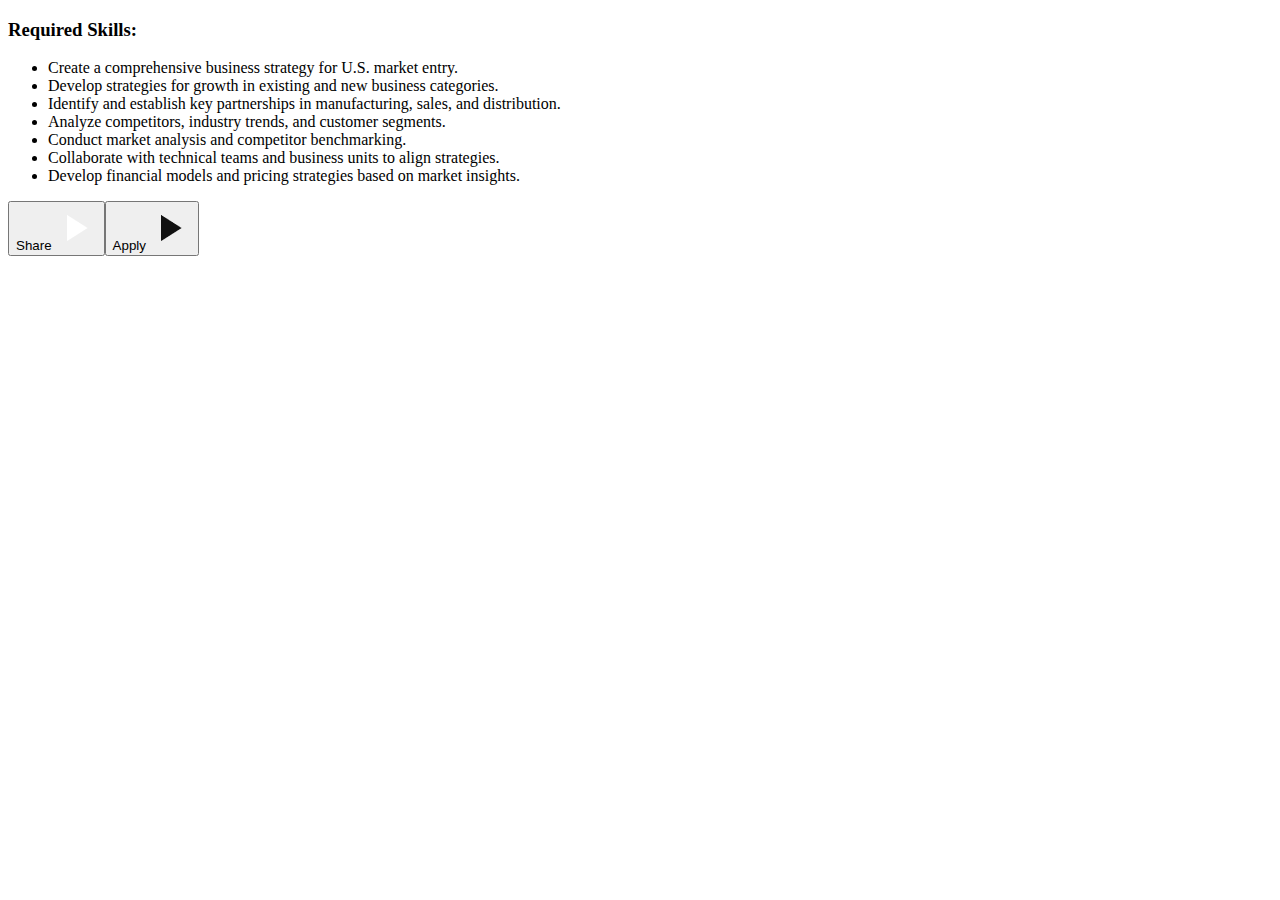
<file: screens/jd2.html>
<!DOCTYPE html>
<html lang="en">

<body>

    <div class="divJD">

        <!-- <article>
            Develop the strategic roadmap for launching our product in the U.S. market, focusing on market entry,
            business model development, partnerships, and scaling strategies. This role requires a passion for
            innovation, technology, consumer-focused products, revenue generation, agility, and fast results.
        </article> -->
        <h3>Required Skills:</h3>
        <ul>
            <li>Create a comprehensive business strategy for U.S. market entry.</li>
            <li>Develop strategies for growth in existing and new business categories.</li>
            <li>Identify and establish key partnerships in manufacturing, sales, and distribution.</li>
            <li>Analyze competitors, industry trends, and customer segments.</li>
            <li>Conduct market analysis and competitor benchmarking.</li>
            <li>Collaborate with technical teams and business units to align strategies.</li>
            <li>Develop financial models and pricing strategies based on market insights.</li>
        </ul>
        <div>
            <button class="btnShare">Share<img src="/images/imgPlayArrowWhite.png" /></button><button class="btnApply">Apply<img src="/images/imgPlayArrowBlack.png" /></button>
        </div>
    </div>

</body>

</html>
</file>
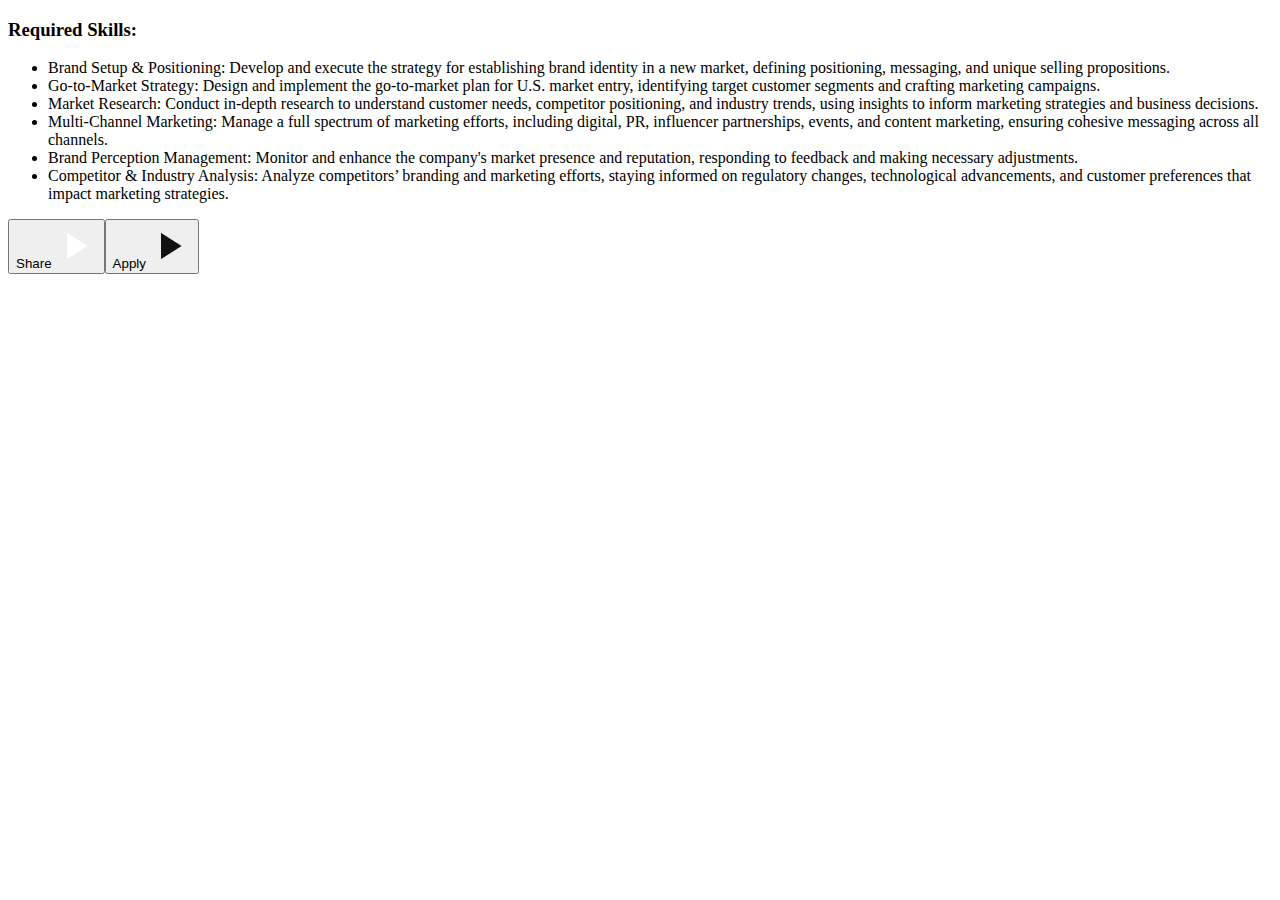
<file: screens/jd3.html>
<!DOCTYPE html>
<html lang="en">

<body>

    <div class="divJD">

        <!-- <article>
            We are seeking a Marketing Manager to lead brand setup, market research, and build the overall market
            perception for our new product in the mobility sector. This role is ideal for candidates with both strategic
            consulting and hands-on marketing experience.
        </article> -->
        <h3>Required Skills:</h3>
        <ul>
            <li>Brand Setup & Positioning: Develop and execute the strategy for establishing brand identity in a new
                market, defining positioning, messaging, and unique selling propositions.</li>
            <li>Go-to-Market Strategy: Design and implement the go-to-market plan for U.S. market entry, identifying
                target customer segments and crafting marketing campaigns.</li>
            <li>Market Research: Conduct in-depth research to understand customer needs, competitor positioning, and
                industry trends, using insights to inform marketing strategies and business decisions.</li>
            <li>Multi-Channel Marketing: Manage a full spectrum of marketing efforts, including digital, PR, influencer
                partnerships, events, and content marketing, ensuring cohesive messaging across all channels.</li>
            <li>Brand Perception Management: Monitor and enhance the company's market presence and reputation,
                responding to feedback and making necessary adjustments.</li>
            <li>Competitor & Industry Analysis: Analyze competitors’ branding and marketing efforts, staying informed on
                regulatory changes, technological advancements, and customer preferences that impact marketing
                strategies.</li>

        </ul>
        <div>
            <button class="btnShare">Share<img src="/images/imgPlayArrowWhite.png" /></button><button class="btnApply">Apply<img src="/images/imgPlayArrowBlack.png" /></button>
        </div>
    </div>

</body>

</html>
</file>
<file: assets/css/styles.css>
:root {
    --active: #2DFFA4;
    --white: #FFFFFF;
    --black: #0C0C0C;
    --black1: #111111;
    --bgcolor: #0C0C0C;
    --bgnav: #242424;
    --bggrey: #858585;
    --bgNavH: #343434;
    --txtgrey: #858585;
    --yellow: #F6CC03;
    --txtRed: #EC6B02;
    --pink: #FB4654;
    --bgGreyFaint: #E3E3E3;
}

* {
    box-sizing: border-box;
}

/* Basic page styles */
body {
    font-family: 'Instrument Sans' !important;
    /* margin: 0 1%; */
    padding: 0;
    margin: 0 !important;
    padding: 0 !important;
    background-color: var(--bgcolor);
    color: var(--white);
    /* padding: 99px 15px; */
    text-align: justify !important;
    font-size: 16px;
    line-height: 19.52px;
    font-weight: 400;
    display: flex;
    flex-direction: column;
}

.homePage {
    /* padding: 99px 15px !important; */
    /* float: inline-end; */
    width: 80%;
    margin: 2% 10%;
}

h1 {
    font-size: 48px !important;
    font-style: normal;
    font-weight: 500;
    line-height: normal;

}

h4 {
    color: var(--active);
    color: var(--Primary, #2DFFA4);
    font-size: 24px;
    font-style: normal;
    font-weight: 700 !important;
    line-height: normal;
    letter-spacing: 21.12px;
    text-transform: uppercase;
}

h6 {

    color: var(--active);
    font-size: 18px;
    font-style: normal;
    font-weight: 600;
    line-height: normal;
    letter-spacing: 15.84px;
    text-transform: uppercase;
    margin-top: 100px;
}


#logo {
    width: 64px;
    height: 64px;
}

.divLogo {
    margin-bottom: 5%;
}

/* Toggle button styles */
/*---------------------------------------------------*/
#menu-toggle {
    /* background-color: #333; */
    color: var(--white);
    padding: 10px;
    border: none;
    cursor: pointer;
    position: fixed;
    /* width: 20px; */
    /* height: 20px; */
    top: 90px;
    right: 50px;
    z-index: 1000;
    transition-duration: 0.5s;
    transition-property: transform;

}

#menu-toggle.cross {
    /* Scale up the button */
    /* background-color: #007BFF; */
    /* Change color */
    transform: rotate(-45deg);
    -webkit-transform: rotate(-45deg);
}

/* #menu-toggle.plus {
   
    transform: rotate(-30deg);
    -webkit-transform: rotate(-30deg);
} */
/* #menu-toggle:hover {
    background-color: #444;
} */
/*---------------------------------------------------*/

/* Vertical navigation styles */
/*---------------------------------------------------*/
#vertical-nav {
    width: 235px;
    position: fixed;
    top: 0;
    right: 0;
    height: 100%;
    background-color: var(--bgNavH);
    padding-top: 60px;
    transform: translateX(236px);
    /* Hide off screen */
    transition: transform 0.3s ease;
    z-index: 999;
    padding-top: 191px;
    /* padding-left: 26px; */
    /* gap: 26px; */

}

#vertical-nav ul {
    list-style-type: none;
    padding: 5px 20px;
    font-weight: 600;
    font-size: 16px;
    line-height: 19.52px;
    gap: 16px;
}

#vertical-nav ul li {
    padding: 10px 20px;
    font-weight: 400;
    font-size: 12px;
    line-height: 14.64px;
    border-left: solid 2px var(--active);
    margin-left: 12px;
}

#vertical-nav ul li:first-child {
    margin-top: 20px;
}

#vertical-nav ul li a {
    color: var(--txtgrey);
    text-decoration: none;
    display: block;
    font-size: 16px;
    font-style: normal;
    font-weight: 600;
    line-height: normal;
}


#vertical-nav ul li a.active {
    color: var(--white);
}

#vertical-nav ul.active {
    color: var(--active);
}

/* #vertical-nav ul li a:hover {
    color: var(--active);
} */

/* Show navigation */
#vertical-nav.show {
    transform: translateX(0);
    /* Slide into view */
}

/*---------------------------------------------------*/

/* .column {
    width: 44%;
    float: left;
    margin: 3%;
    text-align: left;
} */

/* .content {
    float: inline-end;
    width: 80%;
    margin: 2% 10%;
} */

.txtActive {
    color: var(--active);
}

.imgLandscape {
    width: 100%;
    /* top: 161px; */
    /* Left: 23px; */
    margin-top: 30px;
}

section {
    padding-top: 100px;
    text-align: center;
    /* width: 100%; */
}

section P,
h1,
h2,
h3,
h4,
h5,
h6,
h7 {
    text-align: left;
    margin-bottom: 20px;
    font-size: 24px;
    font-style: normal;
    font-weight: 400;
    line-height: normal;
}

p {
    text-align: justify !important;
}

#aboutus h1 {
    width: 100%;
}

#aboutus p {
    font-size: 16px !important;
}

.bgYellow {
    background-color: var(--active);
    width: 2px;
    height: 67px;
    float: left;
    margin-top: 25px;
}

/* Style the tab */
.tab {
    overflow: hidden;

}

/* Style the buttons inside the tab */
.tab button {
    background-color: inherit;
    float: left;
    border: none;
    outline: none;
    cursor: pointer;
    padding: 14px 16px;
    transition: 0.3s;
    font-size: 12px;
    font-weight: 600;
    color: #FFFFFF;
    line-height: 12.2px;
}

/* Change background color of buttons on hover */
.tab button:hover {
    color: var(--active) !important;
}

/* Create an active/current tablink class */
.tab button.active {
    color: var(--active);
    text-decoration: 2px underline;
    text-underline-offset: 10px;
}

/* Style the tab content */
.tabcontent {
    display: none;
    padding: 6px 12px;
    -webkit-animation: fadeEffect 1s;
    animation: fadeEffect 1s;
}

.tabcontent:first-child {
    display: block;
}

/* Fade in tabs */
@-webkit-keyframes fadeEffect {
    from {
        opacity: 0;
    }

    to {
        opacity: 1;
    }
}

@keyframes fadeEffect {
    from {
        opacity: 0;
    }

    to {
        opacity: 1;
    }
}

/* .tabs-animated {
    overflow: hidden;
} */

.tab-pane {
    width: 100%;
}

.tab-content p {
    margin-top: 25px !important;
    font-size: 20px;
    font-family: Instrument Sans;
    font-weight: 500;
    line-height: normal;
}

.divVisitSite {
    text-align: left;
    margin-top: 40px;
}

.divVisitSite img {
    margin-left: 10px;
    padding: 0;
    margin-bottom: 2px;
}

.textAlignLeft {
    text-align: left;
}

.btnLink {
    padding: 10px 20px;
    border: solid 1px var(--active) !important;
    /* margin-top: 15px; */
    background: transparent;
    color: var(--white);
    font-size: 16px;
    font-style: normal;
    font-weight: 500;
    line-height: normal;
    text-transform: uppercase;
}

.btnLink:hover {
    text-decoration: none;
    color: var(--active);
}

.divPositions {
    margin: 10px 15px;

}

.divInternal {
    width: 80%;
    margin: 0 10%;
}

.divInternal h2 {
    font-size: 48px;
    font-weight: 500;

}

.divPositions h2 {
    font-size: 48px;
    font-weight: 500;
    /* width: 60%; */
}



.image-stack {
    margin: 10%;
    padding-top: 20px;
    text-align: left;
}

.image-stack::after {
    content: ' ';
    display: table;
    clear: both;

}

.image-stack__item--top {

    /* float: left; */
    /* width: 66%; */
    /* margin-left: -20%; */
    /* padding-top: 15%; */
    position: relative;
    z-index: 1;
}

.image-stack__item--bottom {
    float: left;
    z-index: 2 !important;
    position: relative;
    margin-top: -72px;
    left: 140px;
}

.image-stack div {
    transition: transform 1s ease-in-out;
    transform: translateY(0);
}

.image-stack img {
    border-left: 15px solid;
    border-image: linear-gradient(to bottom, var(--active) 30%, transparent 30%) 1;

}

/* Animation on Hover */
.image-stack:hover div:first-child {
    transform: translateY(70%);
}

.image-stack:hover div:last-child {
    transform: translateY(-70%);
}

/* .image-stack__item--bottom {
    transition: transform 1s ease-in-out;
    transform: translateY(0);
    z-index: 2;
    grid-column: 4 / -1;
    grid-row: 1;
    left: 130px;
    top: -75px !important;
}

.image-stack__item--top {
    grid-row: 1;
    grid-column: 1 / span 8;
    padding-top: 20%;
    
 
    transition: transform 1s ease-in-out;
    transform: translateY(0);
    z-index: 1;
} */

/* .image-stack img {
    width: 100%;
    display: block;
} */

/* .image-wrapper {
     margin: 100px 15px 0 0;

    flex-shrink: 0;
    text-align: left;
} */

/* 
.imgAnimated {
    width: 60%;
} */

/* Initial Positions */
/* #img1 {
    transition: transform 1s ease-in-out;
    transform: translateY(0);
    z-index: 2;
}

#img2 {
    transition: transform 1s ease-in-out;
    transform: translateY(0);
    z-index: 1;
    position: relative;
    left: 130px;
    top: -75px !important;
} */

/* .imgAnimated1,
.imgAnimated2 {
    margin-top: 0px;
    margin-left: 0px;
} */

.imgAnimated1 {
    Width: 230px;
    height: 180px;
}

/* .imgAnimated2 {
    Width: 205px;
    height: 182px;
} */
.imgAnimated2 {
    Width: 190px;
    height: 200px;
}

.spnactive {
    width: 10px;
    height: 50px;
    background-color: var(--active);
    float: left;
}

.txtPositions {
    font-size: 24px;
    font-weight: 400;
    color: var(--active);
    text-align: left !important;
    margin-top: 50px;
}

.divPositions img {
    margin-bottom: 5px;
    margin-right: 10px;
}

/* .divPositions img.plus {
  
    transform: rotate(+45deg);
    -webkit-transform: rotate(+45deg);
} */

.divPositions img.cross {
    /* background-color: #007BFF; */

    transform: rotate(-45deg);
    -webkit-transform: rotate(-45deg);
}

.divPositions img {
    /* background-color: #333; */
    color: var(--white);
    /* padding: 10px; */
    border: none;
    cursor: pointer;
    /* width: 20px; */
    /* height: 20px; */
    /* top: 50px;
    right: 30px; */
    z-index: 1000;
    transition-duration: 0.5s;
    transition-property: transform;
}


.divPositions .jd {
    display: none;
}

.divShowMore {
    text-align: left;
    margin-top: 50px;
}

.divShowMore label {
    font-size: 12px;
    font-weight: 400;
}

.divShowMore img {
    margin-top: 8px;
    width: 14px;
    margin-left: 5px
}

button {
    width: 105px;
    padding: 10px;
}

.btnGray {
    background: var(--bggrey);
}

.btnActive {
    background: var(--active);
    color: var(--black);
}

.marginTop10 {
    margin-top: 10px;
}

.marginTop20 {
    margin-top: 20px;
}

.divFooter {
    margin-top: 30px;
}

.divFooter img {
    width: 42px;
    height: 42px;
    margin: 15px 10px;
    /* margin-bottom: 10px; */

}

.divFooter label {
    color: var(--white);

}

.divFooter label:hover {
    color: var(--active);
}

.divLogo label {
    font-size: 20px;
    font-weight: 600;
}

label {
    font-size: 24px;
    font-style: normal;
    font-weight: 400;
    line-height: normal;
}

.marginRight50 {
    margin-right: 50px !important;
}

.txtCopyright {

    width: 100%;
    height: 100%;
    /* padding-left: 618px;
    padding-right: 618px; */
    padding-top: 25px;
    padding-bottom: 25px;
    background: #1F1F1F;
    justify-content: center;
    align-items: center;
    gap: 10px;
    display: inline-flex;
    margin: 5% 0 0;
}

.txtYellow {
    color: var(--yellow);
}
.divJD {
    text-align: left;
    margin-bottom: 50px;
}

.divPositions article,
.divJD ul li {
    text-align: left;
    font-size: 16px;
    font-weight: 400;
    line-height: normal;

}

.divJD h3 {
    font-size: 16px;
    font-weight: 400;
    line-height: normal;
    color: var(--active);
}

.divJD button {
    font-size: 16px;
    font-weight: 400;
    text-transform: uppercase;
    width: auto;

}

.divJD button img {
    margin-left: 10px;
    height: 18px;
}


.divJD .btnShare {
    color: var(--white);

    background: transparent;
    border: 0;
}

.divJD .btnApply {
    background: var(--active);
    color: var(--black1);
}

@media (min-width:768px) {
    #menu-toggle {
        right: 10px !important;
    }

    #aboutus h1 {
        width: 70%;
    }

    .image-wrapper {
        margin: 80px 0 0 20%;
    }

    .imgAnimated1,
    .imgAnimated2 {
        margin-top: 0;
        margin-left: 0;
    }

    .imgAnimated1 {
        Width: 352px;
        height: 234px;
    }

    .imgAnimated2 {
        Width: 254px;
        height: 282px;
    }

    .image-stack__item--bottom {
        left: 244px !important;
        top: 12px !important;
    }

    .spnactive {
        width: 15px;
        height: 70px;
    }

    .divPositions {
        width: 60%;
        text-align: center;
        margin: 0 20% 0 20% !important;
    }

    .homePage {
        /* padding: 99px 15px !important; */
        /* float: inline-end; */
        width: 70%;
        margin: 5% 15%;
    }

    .tab-content p {
        font-size: 26px;
    }
}


@media (min-width:1120px) {
    .imgAnimated1 {
        Width: 452px;
        height: 334px;
    }

    .imgAnimated2 {
        Width: 354px;
        height: 382px;
    }

    .image-stack__item--bottom {
        left: 335px !important;
        top: -100px !important;
    }
}

/* 
@media (min-width:>1120px) {
    .imgAnimated1 {
        Width: 452px;
        height: 334px;
    }

    .imgAnimated2 {
        Width: 354px;
        height: 382px;
    }

    #image-stack__item--bottom {
        left: 335px !important;
        top: -100px !important;
    }
} */
/* ------------------------------- */
</file>
<file: assets/css/avaiation.css>
/* -------- Aviation styles -------- */

.divTopNavigationAviation {
    position: fixed;
    top: 0;
    /* left: 1%;
    right: 1%; */
    /* text-align: center; */
    /* height: 96px; */
    background: var(--bgNavH);
    z-index: 1;
    vertical-align: middle;
    width: 100%;
    overflow: auto;
    padding: 20px 0;

}

.divTopNavigationAviation ul {
    list-style-type: none;
    margin: 0;
    max-width: fit-content;
    margin-inline: auto;
    /* background-color: #333; */

}

.divTopNavigationAviation li {
    float: left;
    max-width: fit-content;
    margin-inline: auto;
    /* width: 25%; */
    /* width: 150px; */

}

.divTopNavigationAviation li a {
    display: block;
    color: white;
    text-align: center;
    padding: 14px 20px;
    text-decoration: none;
    font-size: 16px;
    font-style: normal;
    font-weight: 400;
    text-transform: uppercase;

}

.divTopNavigationAviation img {
    width: 90%;
}

.divTopNavigationAviation ul li a {
    color: var(--white);
    text-decoration: none;
    display: block;
    font-size: 16px;
    font-style: normal;
    font-weight: 400;
    line-height: normal;
}


.divTopNavigationAviation ul li a.active {
    color: var(--active);
    font-weight: 600;
}

/* @media (min-width: 768px) {

    .divTag {}
} */
.divTopContentAviation {
    height: 600px;
    width: 100%;
    vertical-align: middle;
    text-align: center;
    margin-top: 58px;
    padding-top: 0;
}

.divTopContentAviation .divTag {
    position: absolute;
    width: 55% !important;
    max-width: fit-content;
    margin-inline: auto;
    text-align: left;
    top: 35%;
    left: 20%;
}

.divTopContentAviation .divTag label {
    font-size: 24px;
    font-style: normal;
    font-weight: 400;
    margin-top: 10px;
}

.divTopContentAviation .divTag h2 {

    font-size: 44px;
    font-style: normal;
    font-weight: 500;
    line-height: normal;
}

.divAviationVision {
    width: 100%;
    background: var(--active);
    padding: 10% 0;
    color: var(--black);
}

.divAviationVision input {
    background-color: var(--black);
    padding: 9px;
    margin-right: 5px;
    color: var(--white);
}

.divAviationVision h1 {
    font-size: 48px;
    font-weight: 500;
    /* text-align: center; */
}

.divAviationVision div {
    text-align: left !important;
}

.divAviationVision p {
    font-size: 24px;
    font-weight: 400;
    /* text-align: center !important; */
    color: #111111;
}

.divAviationVision div:first-child {
    /* display: flex; */
    width: 90%;
    max-width: fit-content;
    margin-inline: auto;
    max-width: fit-content;
    text-align: left;
    text-align: center;
}

#sectionVisionAviation {
    margin: 0 0 100px !important;
}

#sectionVisionAviation img {
    margin: 5% 0;
    width: 80%;
}

.imgArrowAnim {
    width: 56px;
    height: 56px;
    flex-shrink: 0;
}


.txtActive {
    color: var(--active) !important;
}

#sectionCoreAviation {
    margin: 0 10%;
}


#sectionCoreAviation .core-of-our-craft {

    display: flex;
    flex-direction: column;
    gap: 34px;
    align-items: flex-start;
    justify-content: flex-start;

}

#sectionCoreAviation .the-core-of-our-craft {
    color: var(--primary, #2dffa4);
    text-align: left;
    font-size: 24px;
    font-weight: 400;
}

#sectionCoreAviation .frame-coreouter {
    display: flex;
    flex-direction: column;
    gap: 76px;
    align-items: flex-start;
    justify-content: flex-start;
    align-self: stretch;
    flex-shrink: 0;
    position: relative;
}

#sectionCoreAviation .frame-desc {
    display: flex;
    flex-direction: column;
    gap: 24px;
    align-items: flex-start;
    justify-content: flex-start;
    /* flex-shrink: 0; */
    position: relative;
}

#sectionCoreAviation .frame-coreinner {
    display: flex;
    flex-direction: row;
    gap: 34px;
    align-items: center;
    /* justify-content: center; */
    align-self: stretch;
    flex-shrink: 0;
    position: relative;
    /* margin: 100px 0; */
    transition: 0.5s;
}

#sectionCoreAviation .number {
    color: var(--black-2, #1f1f1f);
    text-align: left;
    font-family: "BebasNeue-Regular", sans-serif;
    font-size: 100px;
    font-weight: 400;
    position: relative;
}

#sectionCoreAviation .divTitle {
    text-align: left;
    font-size: 36px;
    font-weight: 500;
    position: relative;
    align-self: stretch;
    line-height: normal;
}

#sectionCoreAviation .divDesc {
    text-align: left;
    font-size: 24px;
    font-style: normal;
    font-weight: 400;
    line-height: 40px;
    /* line-height: 30px; */
    /* margin-top: 20px; */
}

#sectionCoreAviation .frame-coreinner:hover {
    .number {
        color: var(--active) !important;
    }
}

/* @media (min-width:1120px) {
   
} */
@media (min-width:768px) {
    .divTopContentAviation {
        height: 795px;
    }

    .divTopContentAviation .divTag h2 {
        font-size: 82px;
    }

    .sectionVisionAviation img {
        margin: 5% 10% !important;
        width: 70% !important;
    }

    .divAviationVision div:first-child {
        width: 60%;
    }

    #sectionCoreAviation .divTitle {
        font-size: 48px;
    }

    #sectionCoreAviation .divDesc {
        font-size: 26px;
    }

    #sectionCoreAviation .number {
        font-size: 128px;
    }
}

/* ------------------------------- */
</file>
<file: assets/css/hydrogen_storage.css>
/* --------  styles -------- */

.divTopNavigation {
    position: fixed;
    top: 0;
    /* left: 1%;
    right: 1%; */
    /* text-align: center; */
    /* height: 96px; */
    background: var(--bgNavH);
    z-index: 1;
    vertical-align: middle;
    width: 100%;
    overflow: auto;
    padding: 20px 0;
    /* left: 5%;
    right: 5%; */
}

.divTopNavigation ul {
    list-style-type: none;
    margin: 0;
    width: 100%;
    margin-inline: auto;
    align-items: center;
    /* background-color: #333; */

}

.divTopNavigation li {
    float: left;
    width: 33%;
    margin-inline: auto;
    /* margin: 0 5px; */
    /* width: 25%; */
    /* width: 150px; */

}

.divTopNavigation li a {
    display: block;
    color: white;
    text-align: center;
    padding: 14px 16px;
    text-decoration: none;
    font-size: 16px;
    font-style: normal;
    font-weight: 400;
    text-transform: uppercase;

}

.divTopNavigation ul li a {
    color: var(--white);
    text-decoration: none;
    display: block;
    font-size: 16px;
    font-style: normal;
    font-weight: 600;
    line-height: normal;
}


.divTopNavigation ul li a.active {
    color: var(--active);
}

/* @media (min-width: 768px) {

    .divTag {}
} */
.divTopContent {
    /* height: 300px; */
    width: 100%;
    vertical-align: middle;
    text-align: center;
    /* position: relative; */
    /* justify-content: center; */
    padding-top: 0;
}

.divTopContent .imgLandscape{
    margin-top: 0;
}

.divTopContent .divTag {
    position: absolute;
    margin: 5% 5%;
    top: 100px;
    width: 90%;
}

.divTopContent .divTag p {
    font-size: 18px;
    line-height: normal;
    font-family: Instrument Sans;
    font-weight: 500;
    text-align: center !important;
}

.divTopContent .divTag h2 {

    font-size: 32px;
    font-style: normal;
    font-weight: +600;
    line-height: normal;
    text-align: center;
}

.divOverview {
    padding: 1% 5%;
    margin-top: 50px;
}

.divOverview h2 {
    font-size: 20px;
    line-height: normal;
    text-align: center;

    font-family: Instrument Sans;
    font-weight: 600;
}

.divOverview .divInfo {
    display: flex;
    margin-top: 40px;
}

.divOverview .divInfo img {
    width: 150px !important;
    height: 150px !important;
}

.divOverview .divInfo p {
    display: flex;
    font-size: 24px;
    font-family: Instrument Sans;
    font-weight: 400;
    text-align: left !important;
    margin: 0 0 0 3rem;
    align-self: center;
}

.divOverview .divFeatures {
    display: flex;
    flex-wrap: wrap;
    margin: 5rem 0;
    align-items: center;
    justify-content: center;
}

.divFeatures .col,
.divFeatures .colhead {
    width: 200px;
    height: 180px;
    text-align: center;
    align-content: center;
    margin: 1rem;
    /* border: solid 1px var(--bggrey); */
    border-radius: 26px;
    padding: 1rem;

}

.divFeatures .col {
    background-color: var(--bgNavH);

}

.divOverview .divFeatures .desc {
    font-size: 16px !important;
    font-family: Instrument Sans;
    font-weight: 400;
    z-index: 1;
    /* color: var(--txtgrey); */

}

.divOverview .divFeatures h3 {
    /* color: var(--txtgrey); */
    font-size: 26px !important;
    font-family: Instrument Sans;
    font-weight: 600;
    word-wrap: break-word;
    z-index: 1;
    line-height: normal;
}

.divFeatures .col h2 {
    font-size: 26px;
    font-family: Instrument Sans;
    font-weight: 600;
    line-height: normal;
    z-index: 1;
    text-align: left;

}

.divFeatures .col p {
    /* color: var(--txtgrey); */
    font-size: 12px !important;
    font-family: Instrument Sans;
    font-weight: normal;
    word-wrap: break-word;
    line-height: normal;
    text-align: left !important;

}

.divVision {
    text-align: center;
    margin: 0 5%;
    /* width: 90%; */
}

.divVision p {
    text-align: center !important;
    font-size: 18px;
    /* font-weight: 600; */
}

.divVision h3 {
    font-size: 32px;
    font-weight: 600;
    line-height: normal;
    text-align: center;
    margin-bottom: 50px;
}

.divVision button {
    background: var(--bggrey);
    border: solid 1px var(--black);
    border-radius: 10px;
    width: 150px;
    padding: 10px;

}

@media (min-width:768px) {
    .divTopNavigation ul {

        max-width: fit-content;
        margin-inline: auto;

    }

    .divTopNavigation li {
        max-width: fit-content;
        margin: 0 30px;
    }

    .divTopContent .divTag {
        margin: 5% 10%;
        top: 150px;
        width: 80%;
    }

    .divTopContent .divTag p {
        font-size: 36px;
    }

    .divTopContent .divTag h2 {
        font-size: 64px;
    }

    .divOverview {
        margin-top: 125px !important;
        margin: 0 10%;
    }

    .divOverview .divInfo img {
        width: 250px !important;
        height: 250px !important;
    }

    .divOverview h2 {
        font-size: 32px;
    }

    .divOverview .divInfo {
        margin-top: 60px;
    }

    /* .divOverview .divInfo p {
        font-size: 22px;
        line-height: normal !important;
    } */
    .divFeatures .col,
    .divFeatures .colhead {
        width: 200px;
        height: 180px;
    }

    .divVision {
        margin: 0 15%;
    }

    /* .divVision p {
        font-size: 22px;
    } */
/* 
    .divVision h3 {
        font-size: 32px;
        font-weight: 600;

        margin-bottom: 50px;
    } */
}


@media (min-width:1120px) {

    .divTopNavigation li {
        max-width: fit-content;
        margin: 0 50px;
    }

    .divTopContent .divTag {
        margin: 5% 10%;
        top: 200px;
        width: 80%;
    }

    .divTopContent .divTag p {
        font-size: 36px;
    }

    .divTopContent .divTag h2 {
        font-size: 64px;
    }

    .divOverview {
        margin-top: 160px !important;
        margin: 0 15%;
    }

    .divOverview .divInfo img {
        width: 350px !important;
        height: 330px !important;
    }

    .divOverview h2 {
        font-size: 42px;
    }

    .divOverview .divInfo {
        margin-top: 60px;
    }


    /* .divOverview .divInfo p {
        font-size: 26px;
        line-height: normal !important;
    } */

    .divOverview .divFeatures {
        display: flex;
        flex-wrap: wrap;
        margin: 10rem 0;
    }

    .divFeatures .col,
    .divFeatures .colhead {
        width: 280px;
        height: 260px;
        padding: 2rem;
    }

    .divOverview .divFeatures .desc {
        font-size: 16px !important;
    }

    .divFeatures .col h2 {
        font-size: 32px;
    }

    .divFeatures .col p {
        /* color: var(--txtgrey); */
        font-size: 16px !important;
    }

    .divVision {
        margin: 0 20%;
    }

    /* .divVision p {
        font-size: 24px;
        text-align: center;
    } */

    /* .divVision h3 {
        font-size: 42px;
        font-weight: 600;

        margin-bottom: 50px;
    } */
}

/* ------------------------------- */
</file>
